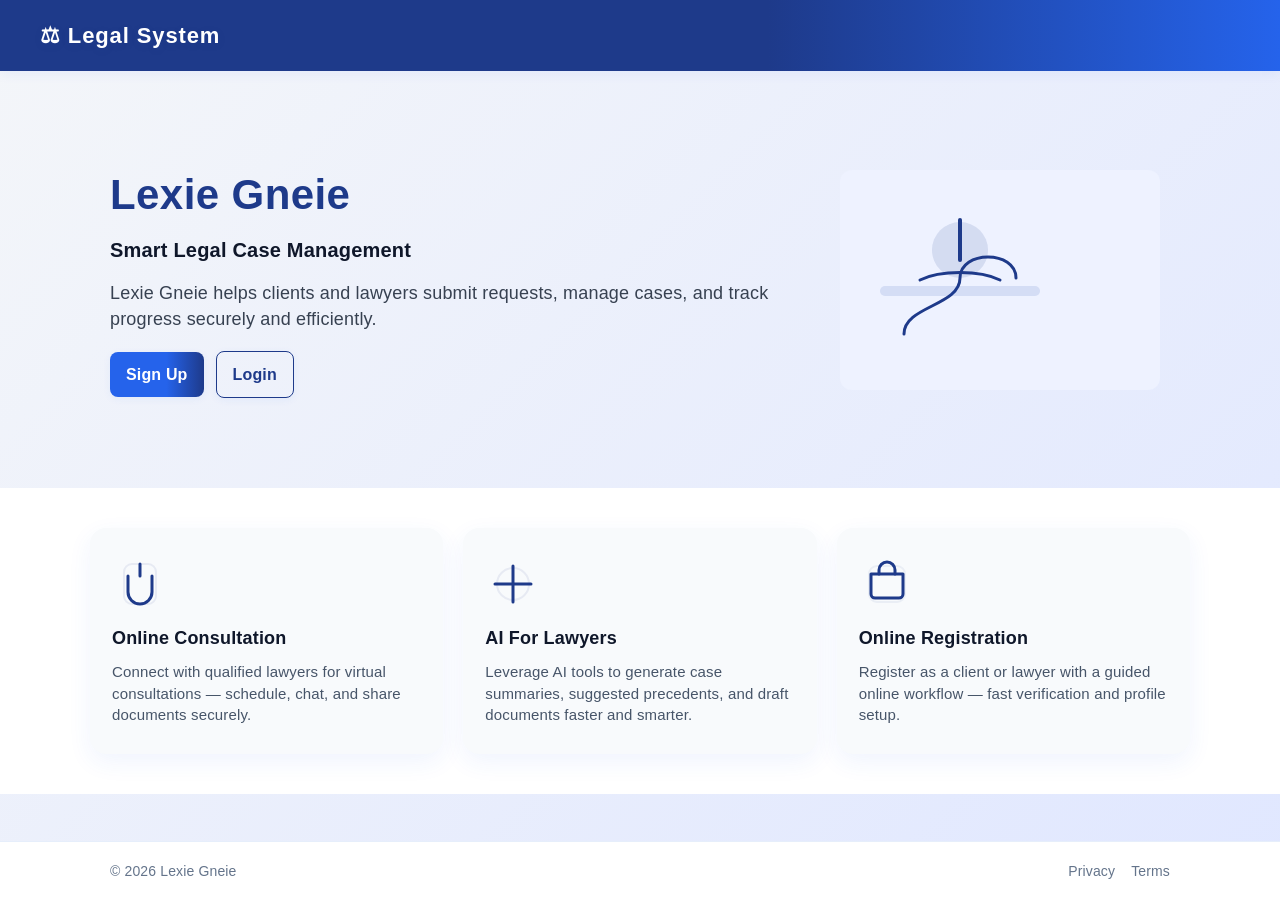
<file: Frontend/index.html>
<!DOCTYPE html>
<html lang="en">
<head>
    <meta charset="UTF-8">
    <title>Legal Management System</title>
    <link rel="stylesheet" href="index.css">
</head>
<body>

    <nav class="navbar">
        <div class="logo">⚖ Legal System</div>

        <ul class="nav-links"></ul>
    </nav>

    <main class="site-main">
        <section class="hero">
            <div class="container">
                <div class="hero-content">
                    <h1>Lexie Gneie</h1>
                    <h2>Smart Legal Case Management</h2>
                    <p>Lexie Gneie helps clients and lawyers submit requests, manage cases, and track progress securely and efficiently.</p>
                    <div class="hero-ctas">
                        <a href="signup.html" class="btn primary">Sign Up</a>
                        <a href="login-selection.html" class="btn ghost">Login</a>
                    </div>
                </div>

                <div class="hero-image" aria-hidden="true">
                    <!-- Simple illustrative SVG -->
                    <svg width="320" height="220" viewBox="0 0 320 220" fill="none" xmlns="http://www.w3.org/2000/svg">
                        <rect x="0" y="0" width="320" height="220" rx="12" fill="#eef2ff"/>
                        <g transform="translate(40,30)">
                            <circle cx="80" cy="50" r="28" fill="#1e3a8a" opacity="0.12"/>
                            <path d="M24 134c0-28 56-28 56-56s56-28 56 0" stroke="#1e3a8a" stroke-width="3" stroke-linecap="round" stroke-linejoin="round" fill="none"/>
                            <rect x="0" y="86" width="160" height="10" rx="5" fill="#1e40af" opacity="0.12"/>
                            <path d="M80 20v40" stroke="#1e3a8a" stroke-width="4" stroke-linecap="round"/>
                            <path d="M40 80c20-10 60-10 80 0" stroke="#1e3a8a" stroke-width="3" stroke-linecap="round"/>
                        </g>
                    </svg>
                </div>
            </div>
        </section>

        <section class="features" aria-label="Key features">
            <div class="features-container">
                <div class="feature-card">
                    <div class="feature-icon">
                        <svg width="48" height="48" viewBox="0 0 24 24" fill="none" xmlns="http://www.w3.org/2000/svg">
                            <path d="M12 2v6" stroke="#1e3a8a" stroke-width="1.5" stroke-linecap="round" stroke-linejoin="round"/>
                            <path d="M6 8v8a6 6 0 0012 0V8" stroke="#1e3a8a" stroke-width="1.5" stroke-linecap="round" stroke-linejoin="round"/>
                            <rect x="4" y="2" width="16" height="20" rx="4" stroke="#1e3a8a" stroke-width="1" opacity="0.08"/>
                        </svg>
                    </div>
                    <h3>Online Consultation</h3>
                    <p>Connect with qualified lawyers for virtual consultations — schedule, chat, and share documents securely.</p>
                </div>

                <div class="feature-card">
                    <div class="feature-icon">
                        <svg width="48" height="48" viewBox="0 0 24 24" fill="none" xmlns="http://www.w3.org/2000/svg">
                            <path d="M3 12h18" stroke="#1e3a8a" stroke-width="1.5" stroke-linecap="round"/>
                            <path d="M12 3v18" stroke="#1e3a8a" stroke-width="1.5" stroke-linecap="round"/>
                            <circle cx="12" cy="12" r="8" stroke="#1e3a8a" stroke-width="1" opacity="0.08"/>
                        </svg>
                    </div>
                    <h3>AI For Lawyers</h3>
                    <p>Leverage AI tools to generate case summaries, suggested precedents, and draft documents faster and smarter.</p>
                </div>

                <div class="feature-card">
                    <div class="feature-icon">
                        <svg width="48" height="48" viewBox="0 0 24 24" fill="none" xmlns="http://www.w3.org/2000/svg">
                            <path d="M4 7h16v10a2 2 0 01-2 2H6a2 2 0 01-2-2V7z" stroke="#1e3a8a" stroke-width="1.5" stroke-linejoin="round"/>
                            <path d="M8 7V5a4 4 0 018 0v2" stroke="#1e3a8a" stroke-width="1.5" stroke-linecap="round" stroke-linejoin="round"/>
                            <rect x="3" y="3" width="18" height="18" rx="4" stroke="#1e3a8a" stroke-width="1" opacity="0.06"/>
                        </svg>
                    </div>
                    <h3>Online Registration</h3>
                    <p>Register as a client or lawyer with a guided online workflow — fast verification and profile setup.</p>
                </div>
            </div>
        </section>

    </main>

    <footer class="site-footer">
        <div class="footer-inner">
            <div>© <span id="year-index"></span> Lexie Gneie</div>
            <div class="footer-links">
                <a href="#">Privacy</a>
                <a href="#">Terms</a>
            </div>
        </div>
    </footer>

    <script>document.getElementById('year-index').textContent = new Date().getFullYear();</script>
</body>
</html>
</file>
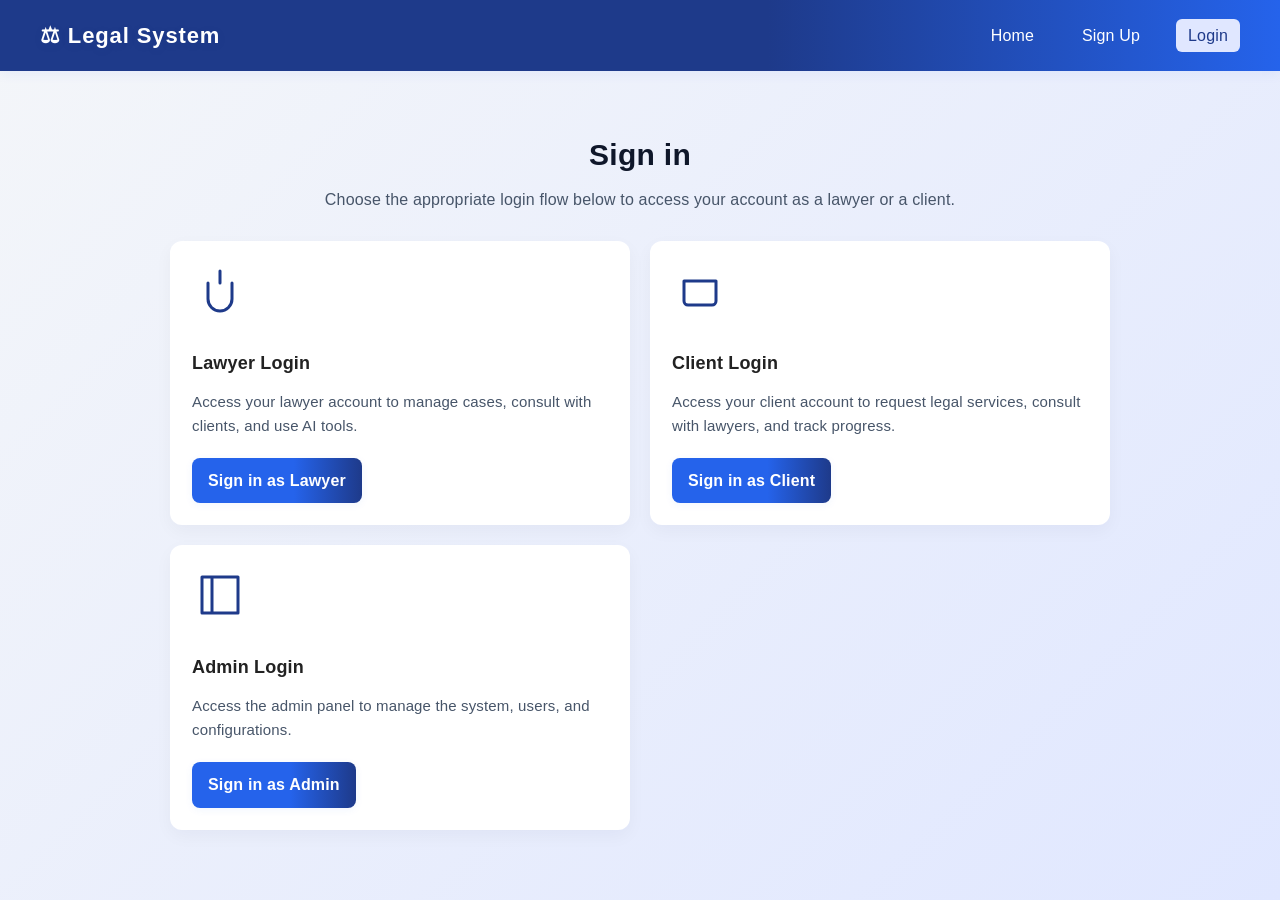
<file: Frontend/admin-dashboard.html>
<!DOCTYPE html>
<html lang="en">
<head>
            <script src="auth.js"></script>
        <script>
            // Simple admin auth check
            (function() {
                const user = JSON.parse(localStorage.getItem('authUser') || 'null');
                if (!user || user.role !== 'admin') {
                    window.location.href = 'login-selection.html';
                }
            })();
        </script>
    <meta charset="UTF-8">
    <title>Admin Dashboard - Case Types</title>
    <link rel="stylesheet" href="index.css">
    <style>
        .admin-cases-container {
            max-width: 900px;
            margin: 40px auto;
            padding: 24px;
            background: #fff;
            border-radius: 10px;
            box-shadow: 0 2px 16px rgba(37,99,235,0.08);
        }
        .admin-cases-header {
            display: flex;
            flex-wrap: wrap;
            align-items: center;
            gap: 18px;
            margin-bottom: 32px;
        }
        .admin-cases-header h1 {
            font-size: 2.6rem;
            font-weight: 800;
            margin: 0 24px 0 0;
            color: #22223b;
            letter-spacing: -1px;
        }
        .add-case-form {
            display: flex;
            gap: 12px;
            flex: 1 1 400px;
        }
        .add-case-form input {
            padding: 10px 14px;
            border-radius: 8px;
            border: 1.5px solid #cbd5e1;
            font-size: 1.1rem;
            background: #f8fafc;
            min-width: 180px;
        }
        .add-case-form button {
            padding: 10px 24px;
            background: linear-gradient(90deg, #2563eb 60%, #1e3a8a 100%);
            color: #fff;
            border: none;
            border-radius: 8px;
            font-weight: 700;
            font-size: 1.1rem;
            box-shadow: 0 2px 8px rgba(37,99,235,0.10);
            cursor: pointer;
            transition: background 0.18s, color 0.18s;
        }
        .add-case-form button:disabled {
            background: #a5b4fc;
            cursor: not-allowed;
        }
        .case-cards {
            display: flex;
            flex-wrap: wrap;
            gap: 28px;
            margin-top: 18px;
        }
        .case-card {
            background: #f8fafc;
            border-radius: 18px;
            padding: 32px 28px;
            min-width: 260px;
            min-height: 90px;
            box-shadow: 0 8px 32px rgba(37,99,235,0.10);
            flex: 1 1 260px;
            display: flex;
            align-items: center;
            justify-content: center;
            transition: box-shadow 0.18s, transform 0.18s;
            font-size: 1.3rem;
        }
        .case-card:hover {
            box-shadow: 0 16px 48px rgba(37,99,235,0.16);
            transform: translateY(-3px) scale(1.01);
        }
        .case-card h3 {
            margin: 0;
            color: #2563eb;
            font-size: 1.5rem;
            font-weight: 800;
            letter-spacing: -0.5px;
        }
        .error-message {
            color: #dc2626;
            margin-top: 8px;
        }
        .success-message {
            color: #16a34a;
            margin-top: 8px;
        }
    </style>
</head>
<body>
        <nav class="navbar">
            <div class="logo">⚖ Legal System</div>
            <ul class="nav-links">
                <li><a href="admin-dashboard.html" class="active">Dashboard</a></li>
                <li><a href="#" id="logoutBtn" class="btn primary" style="margin-left:8px;">Logout</a></li>
            </ul>
        </nav>
        <script>
            document.addEventListener('DOMContentLoaded', setupLogoutButton);
        </script>
    <div class="admin-cases-container">
        <div class="admin-cases-header">
            <h1>Case Types</h1>
            <form class="add-case-form" id="addCaseForm">
                <input type="text" id="caseNameInput" placeholder="Case Name" required />
                <input type="text" id="caseDescInput" placeholder="Description" required />
                <button type="submit">Add Case</button>
            </form>
        </div>
        <div id="formMessage"></div>
        <div class="case-cards" id="caseCards"></div>
    </div>
    <script>
        async function fetchCaseTypes() {
            try {
                // Use full backend URL if needed (adjust if your backend runs elsewhere)
                const res = await fetch('http://127.0.0.1:5000/case-types');
                if (!res.ok) {
                    throw new Error('Failed to fetch case types');
                }
                const data = await res.json();
                if (data.success) {
                    renderCaseCards(data.data);
                } else {
                    document.getElementById('formMessage').textContent = data.message || 'Failed to load case types.';
                }
            } catch (err) {
                document.getElementById('formMessage').textContent = 'Error: ' + err.message;
            }
        }
        function renderCaseCards(cases) {
            const container = document.getElementById('caseCards');
            container.innerHTML = '';
            cases.forEach(c => {
                const card = document.createElement('div');
                card.className = 'case-card';
                card.innerHTML = `<h3>${c.case_name}</h3>`;
                container.appendChild(card);
            });
        }
        document.getElementById('addCaseForm').addEventListener('submit', async function(e) {
            e.preventDefault();
            const name = document.getElementById('caseNameInput').value.trim();
            const desc = document.getElementById('caseDescInput').value.trim();
            const msgDiv = document.getElementById('formMessage');
            msgDiv.textContent = '';
            const btn = this.querySelector('button');
            btn.disabled = true;
            try {
                const res = await fetch('http://127.0.0.1:5000/case-types', {
                    method: 'POST',
                    headers: { 'Content-Type': 'application/json' },
                    body: JSON.stringify({ case_name: name, description: desc })
                });
                if (!res.ok) {
                    throw new Error('Failed to add case type');
                }
                const data = await res.json();
                if (data.success) {
                    msgDiv.textContent = data.message;
                    msgDiv.className = 'success-message';
                    this.reset();
                    fetchCaseTypes();
                } else {
                    msgDiv.textContent = data.message || 'Error adding case type';
                    msgDiv.className = 'error-message';
                }
            } catch (err) {
                msgDiv.textContent = 'Error: ' + err.message;
                msgDiv.className = 'error-message';
            }
            btn.disabled = false;
        });
        fetchCaseTypes();
    </script>
</body>
</html>
</file>
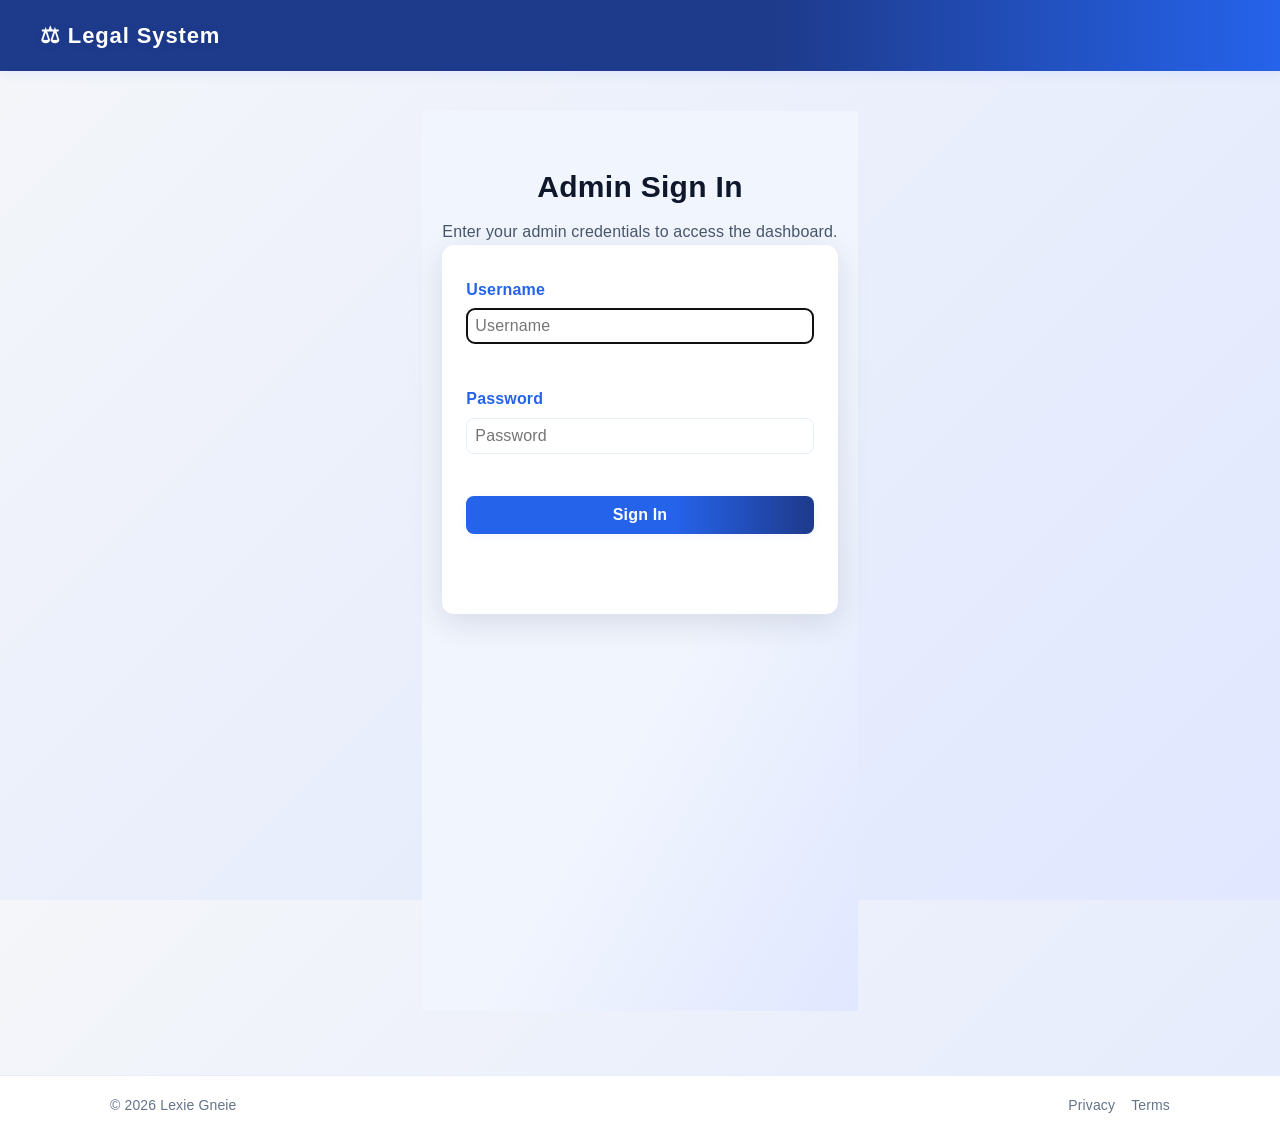
<file: Frontend/admin-login.html>
<!DOCTYPE html>
<html lang="en">
<head>
    <meta charset="UTF-8">
    <title>Admin Login</title>
    <link rel="stylesheet" href="index.css">
    <style>
        .signup-page {
            min-height: 100vh;
            background: linear-gradient(120deg, #f1f5fe 60%, #e0e7ff 100%);
            padding-bottom: 0;
        }
        .signup-intro {
            text-align: center;
            margin-top: 32px;
            margin-bottom: 0;
        }
        .signup-form {
            max-width: 400px;
            margin: 0 auto;
            background: #fff;
            padding: 32px 24px;
            border-radius: 12px;
            box-shadow: 0 8px 32px rgba(16,24,40,0.12);
        }
        .form-group {
            margin-bottom: 18px;
        }
        .form-group label {
            display: block;
            margin-bottom: 6px;
            color: #2563eb;
            font-weight: 600;
        }
        .signup-form input {
            width: 100%;
            padding: 8px;
            border-radius: 8px;
            border: 1px solid #e6eefb;
            font-size: 16px;
            margin-bottom: 8px;
        }
        .signup-form button {
            width: 100%;
            padding: 10px 0;
            background: #2563eb;
            color: #fff;
            border: none;
            border-radius: 8px;
            font-weight: 600;
            font-size: 16px;
            cursor: pointer;
        }
        .form-message {
            color: #d32f2f;
            margin-top: 12px;
            text-align: center;
        }
    </style>
</head>
<body>
    <nav class="navbar">
        <div class="logo">⚖ Legal System</div>
    </nav>
    <main class="signup-page">
        <section class="signup-intro">
            <h1>Admin Sign In</h1>
            <p>Enter your admin credentials to access the dashboard.</p>
        </section>
        <form class="signup-form" id="adminLoginForm">
            <div class="form-group">
                <label for="adminUsername">Username</label>
                <input type="text" id="adminUsername" placeholder="Username" required autofocus />
            </div>
            <div class="form-group">
                <label for="adminPassword">Password</label>
                <input type="password" id="adminPassword" placeholder="Password" required />
            </div>
            <button type="submit" class="btn primary">Sign In</button>
            <div id="adminLoginError" class="form-message"></div>
        </form>
    </main>
    <footer class="site-footer">
        <div class="footer-inner">
            <div>© <span id="year-admin-login"></span> Lexie Gneie</div>
            <div class="footer-links">
                <a href="#">Privacy</a>
                <a href="#">Terms</a>
            </div>
        </div>
    </footer>
    <script>
        document.getElementById('year-admin-login').textContent = new Date().getFullYear();
        document.getElementById('adminLoginForm').addEventListener('submit', function(e) {
            e.preventDefault();
            const username = document.getElementById('adminUsername').value.trim();
            const password = document.getElementById('adminPassword').value;
            const errorDiv = document.getElementById('adminLoginError');
            errorDiv.textContent = '';
            if (username === 'admin' && password === 'admin') {
                localStorage.setItem('authUser', JSON.stringify({ role: 'admin', username: 'admin' }));
                window.location.href = 'admin-dashboard.html';
            } else {
                errorDiv.textContent = 'Invalid admin credentials.';
            }
        });
    </script>
</body>
</html>
</file>
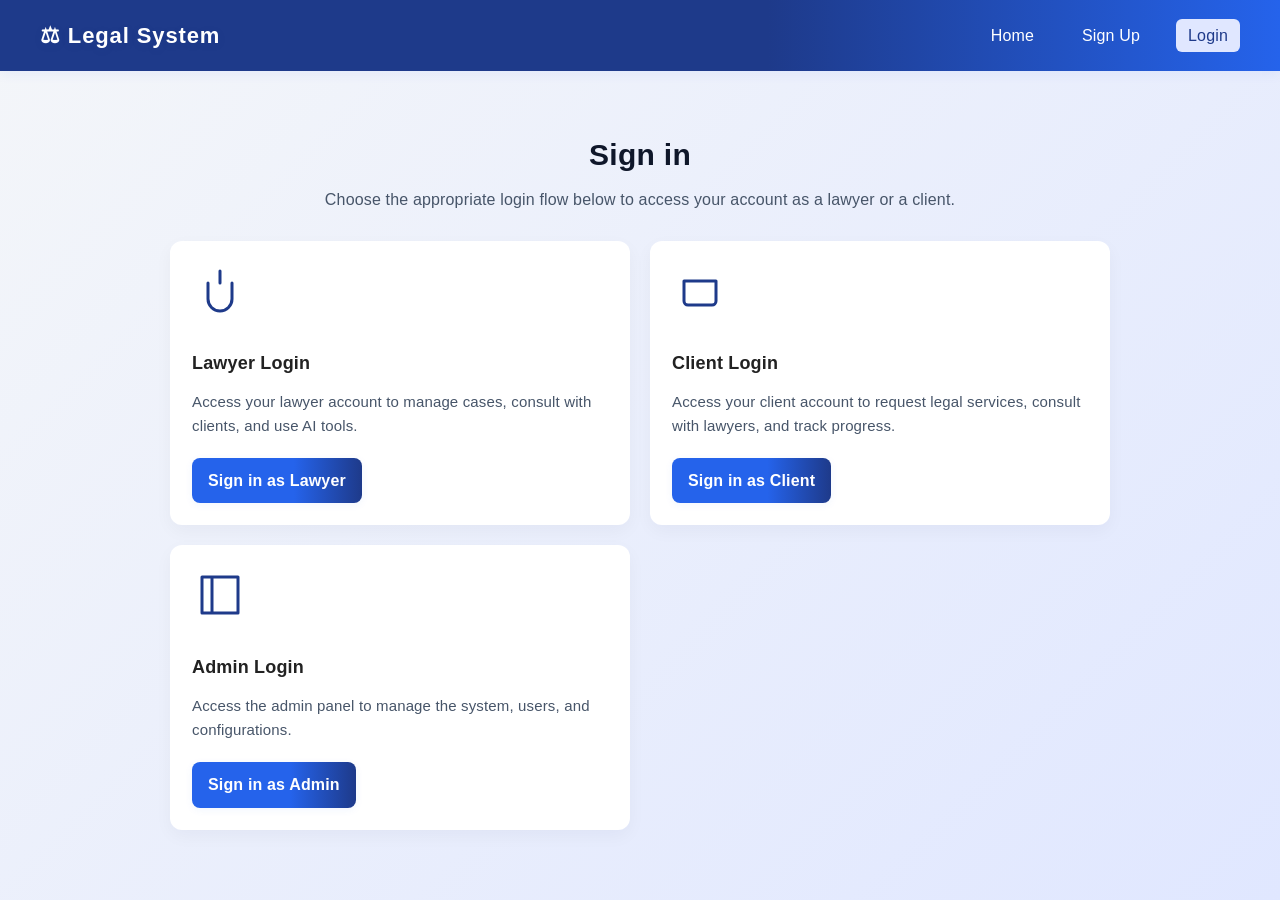
<file: Frontend/client-dashboard.html>
<!DOCTYPE html>
<html lang="en">
<head>
            <script src="auth.js"></script>
        <script src="https://cdn.socket.io/4.0.0/socket.io.min.js"></script>
    <meta charset="utf-8">
    <title>Client Dashboard - Lexie Gneie</title>
    <link rel="stylesheet" href="index.css">
    <style>
        .tabs {
            display: flex;
            gap: 8px;
            margin-bottom: 18px;
            justify-content: center;
        }
        .tab-btn {
            padding: 8px 22px;
            border: none;
            border-radius: 6px 6px 0 0;
            background: #f3f6fa;
            color: #2563eb;
            font-weight: 600;
            font-size: 16px;
            cursor: pointer;
            outline: none;
            box-shadow: 0 1px 2px rgba(0,0,0,0.03);
            transition: background 0.2s, color 0.2s;
        }
        .tab-btn.active, .tab-btn:focus {
            background: #2563eb;
            color: #fff;
            box-shadow: 0 2px 8px rgba(37,99,235,0.08);
        }
        .tab-btn:hover:not(.active) {
            background: #e0e7ff;
            color: #1e40af;
        }
        .chat-sidebar {
            position: fixed;
            top: 0;
            right: -350px;
            width: 350px;
            height: 100%;
            background: #fff;
            box-shadow: -2px 0 12px rgba(37,99,235,0.12);
            z-index: 1000;
            transition: right 0.3s;
            overflow: auto;
            display: block;
        }
        .chat-sidebar.open {
            right: 0;
            display: block;
        }
    </style>
</head>
<body>
    <script>authCheck({ requiredRole: 'client' });</script>
            <!-- Ensure logout button works: call setupLogoutButton after DOM is loaded -->
            <script>
                document.addEventListener('DOMContentLoaded', setupLogoutButton);
            </script>
    <nav class="navbar">
        <div class="logo">⚖ Legal System</div>
        <ul class="nav-links">
            <li><a href="client-dashboard.html" class="active">Dashboard</a></li>
            <li><a href="#" id="logoutBtn" class="btn primary" style="margin-left:8px;">Logout</a></li>
        </ul>
    </nav>

    <main class="site-main">
        <section class="dashboard simple-dashboard">
            <header class="dash-header">
                <div>
                    <h1 id="greeting">Welcome, Client</h1>
                </div>
                <div class="dash-controls">
                    <!-- Removed sign out button, logout is now in navbar -->
                </div>
            </header>
            <!-- heading for available cases -->
            <h2 class="section-heading">Available Case Types</h2>
            <!-- center canvas for case-type cards -->
            <div class="case-canvas">
                <div id="caseTypesList" class="case-types-list" aria-live="polite">
                    <!-- cards inserted here -->
                </div>
            </div>
        </section>
        <!-- New section for client requests -->
        <section class="client-requests">
            <h2 class="section-heading">Your Requests & Statuses</h2>
            <div class="tabs">
                <button class="tab-btn active" data-tab="pending">Pending</button>
                <button class="tab-btn" data-tab="accepted">Accepted</button>
                <button class="tab-btn" data-tab="rejected">Rejected</button>
            </div>
            <div class="request-canvas">
                <div id="pendingRequests" class="client-requests-list tab-content"></div>
                <div id="acceptedRequests" class="client-requests-list tab-content" style="display:none"></div>
                <div id="rejectedRequests" class="client-requests-list tab-content" style="display:none"></div>
            </div>
        </section>
    </main>

    <!-- Sidebar Chat Panel -->
    <div id="chatSidebar" class="chat-sidebar" style="display:none;position:fixed;top:0;right:0;width:350px;height:100%;background:#fff;box-shadow:-2px 0 12px rgba(37,99,235,0.12);z-index:1000;transition:right 0.3s;overflow:auto;">
        <div class="chatbot-header">
            <span id="chatSidebarTitle">Conversation</span>
            <button id="closeChatSidebar" class="chatbot-close-btn">&times;</button>
        </div>
        <div id="chatSidebarContent" class="chatbot-content-area"></div>
        <div id="chatInputArea" class="chatbot-input-area" style="display:none;">
            <textarea id="chatMessageInput" rows="2" class="chatbot-input" placeholder="Type your message..."></textarea>
            <button id="sendChatMessageBtn" class="btn primary chatbot-send-btn">Send</button>
        </div>
    </div>

    <footer class="site-footer">
        <div class="footer-inner">
            <div>© <span id="year-dash"></span> Lexie Gneie</div>
            <div class="footer-links">
                <a href="#">Privacy</a>
                <a href="#">Terms</a>
            </div>
        </div>
    </footer>

    <script>
    document.getElementById('year-dash').textContent = new Date().getFullYear();

    // Optional: pull name from localStorage if set and set greeting
    const name = localStorage.getItem('lg_username');
    if (name) document.getElementById('greeting').textContent = `Welcome, ${name}`;

    // No separate sign out button; logout handled by navbar button

    // Populate case-type cards
    const caseTypesList = document.getElementById('caseTypesList');
    async function loadCaseTypes() {
        let types = [
            { id: 1, name: 'Family Law' },
            { id: 2, name: 'Criminal Law' },
            { id: 3, name: 'Property Law' },
            { id: 4, name: 'Contract Dispute' }
        ];

        try {
            const res = await fetch('http://127.0.0.1:5000/dashboard/case-types');
            if (res.ok) {
                const json = await res.json();
                if (Array.isArray(json)) types = json;
                else if (json && Array.isArray(json.data)) types = json.data;
                else if (json && Array.isArray(json.caseTypes)) types = json.caseTypes;
                else if (json && typeof json === 'object') {
                    const arr = Object.values(json).find(v => Array.isArray(v));
                    if (arr) types = arr;
                }
            }
        } catch (e) {
            // use sample
        }

        if (!Array.isArray(types)) types = [];

        const normalize = (t) => {
            if (t == null) return null;
            if (typeof t === 'string') return { id: t, name: t };
            if (typeof t !== 'object') return null;
            const id = t.id ?? t._id ?? t.typeId ?? t.value ?? t.key ?? t.slug ?? null;
            const name = t.name ?? t.title ?? t.label ?? t.type ?? t.caseType ?? t.case_name ?? null;
            if (!id && !name) return null;
            return { id: id ?? name, name: name ?? String(id) };
        };

        const normalized = types.map(normalize).filter(Boolean);
        if (normalized.length === 0) {
            caseTypesList.innerHTML = '<div class="empty">No case types available</div>';
            return;
        }

        caseTypesList.innerHTML = normalized.map(t => `
            <button class="case-type-card" data-id="${t.id}" aria-pressed="false">${t.name}</button>
        `).join('');

        // wire up card clicks
        caseTypesList.querySelectorAll('.case-type-card').forEach(btn => {
            btn.addEventListener('click', () => {
                caseTypesList.querySelectorAll('.case-type-card').forEach(b => { b.classList.remove('active'); b.setAttribute('aria-pressed','false'); });
                btn.classList.add('active');
                btn.setAttribute('aria-pressed','true');
                // save selection and navigate to lawyers page
                const selection = { id: btn.dataset.id, name: btn.textContent.trim() };
                try { localStorage.setItem('lg_caseType', JSON.stringify(selection)); } catch(e){}
                const url = `client-lawyers.html?type=${encodeURIComponent(selection.id)}&name=${encodeURIComponent(selection.name)}`;
                window.location.href = url;
            });
        });
    }
    loadCaseTypes();

    // Populate client request cards
    const clientRequestsList = document.getElementById('clientRequestsList');
    async function loadClientRequests() {
        let requests = [];
        const username = localStorage.getItem('lg_username');
        if (!username) {
            document.getElementById('pendingRequests').innerHTML = '<div class="empty">Please log in to view your requests.</div>';
            document.getElementById('acceptedRequests').innerHTML = '';
            document.getElementById('rejectedRequests').innerHTML = '';
            return;
        }

        try {
            // Fetch requests from the correct endpoint
            const res = await fetch(`http://127.0.0.1:5000/client-requests-by-name?client_name=${encodeURIComponent(username)}`);
            if (res.ok) {
                const json = await res.json();
                if (json.success && Array.isArray(json.data)) requests = json.data;
            }
        } catch (e) {
            // fallback sample data
            requests = [
                { client_name: username, lawyer_name: 'Sample Lawyer', case_type_name: 'Family Law', description: 'Sample description', status: 'Pending' }
            ];
        }

        if (!Array.isArray(requests) || requests.length === 0) {
            document.getElementById('pendingRequests').innerHTML = '<div class="empty">No requests found</div>';
            document.getElementById('acceptedRequests').innerHTML = '';
            document.getElementById('rejectedRequests').innerHTML = '';
            return;
        }

        const pending = requests.filter(r => (r.status||'') === 'Pending');
        const accepted = requests.filter(r => (r.status||'') === 'Accepted');
        const rejected = requests.filter(r => (r.status||'') === 'Rejected');

        document.getElementById('pendingRequests').innerHTML = pending.length ? pending.map(r => `
            <div class="request-card improved-client-card" style="padding:28px 22px 22px 22px;min-width:320px;max-width:420px;margin:12px auto;box-shadow:0 8px 32px rgba(37,99,235,0.10);border-radius:18px;background:#f8fafc;">
                <div class="request-type" style="font-size:1.25em;font-weight:800;color:#2563eb;margin-bottom:8px;">${r.case_type_name}</div>
                <div class="request-status" style="font-size:1.05em;color:#475569;margin-bottom:2px;">Status: <span style="font-weight:700;color:${r.status==='Accepted'?'#2563eb':(r.status==='Rejected'?'#dc2626':'#1e40af')};">${r.status}</span></div>
                <div class="request-lawyer" style="font-size:1em;margin-bottom:2px;"><strong>Lawyer:</strong> ${r.lawyer_name}</div>
                <div class="request-desc" style="font-size:0.99em;color:#334155;margin-bottom:8px;"><strong>Details:</strong> ${r.description}</div>
            </div>
        `).join('') : '<div class="empty">No pending requests</div>';

        document.getElementById('acceptedRequests').innerHTML = accepted.length ? accepted.map(r => `
            <div class="request-card improved-client-card" data-id="${r.id !== undefined ? r.id : (r.request_id !== undefined ? r.request_id : '')}" style="padding:28px 22px 22px 22px;min-width:320px;max-width:420px;margin:12px auto;box-shadow:0 8px 32px rgba(37,99,235,0.10);border-radius:18px;background:#f8fafc;">
                <div class="request-type" style="font-size:1.25em;font-weight:800;color:#2563eb;margin-bottom:8px;">${r.case_type_name}</div>
                <div class="request-status" style="font-size:1.05em;color:#475569;margin-bottom:2px;">Status: <span style="font-weight:700;color:#2563eb;">${r.status}</span></div>
                <div class="request-lawyer" style="font-size:1em;margin-bottom:2px;"><strong>Lawyer:</strong> ${r.lawyer_name}</div>
                <div class="request-desc" style="font-size:0.99em;color:#334155;margin-bottom:8px;"><strong>Details:</strong> ${r.description}</div>
                <div class="request-actions" style="margin-top:10px;display:flex;gap:10px;">
                    <button class="btn primary conversation-btn" data-id="${r.id !== undefined ? r.id : (r.request_id !== undefined ? r.request_id : '')}" data-client="${r.client_name}" data-lawyer="${r.lawyer_name}">Conversation</button>
                </div>
            </div>
        `).join('') : '<div class="empty">No accepted requests</div>';

        document.getElementById('rejectedRequests').innerHTML = rejected.length ? rejected.map(r => `
            <div class="request-card improved-client-card" style="padding:28px 22px 22px 22px;min-width:320px;max-width:420px;margin:12px auto;box-shadow:0 8px 32px rgba(220,38,38,0.10);border-radius:18px;background:#f8fafc;">
                <div class="request-type" style="font-size:1.25em;font-weight:800;color:#dc2626;margin-bottom:8px;">${r.case_type_name}</div>
                <div class="request-status" style="font-size:1.05em;color:#475569;margin-bottom:2px;">Status: <span style="font-weight:700;color:#dc2626;">${r.status}</span></div>
                <div class="request-lawyer" style="font-size:1em;margin-bottom:2px;"><strong>Lawyer:</strong> ${r.lawyer_name}</div>
                <div class="request-desc" style="font-size:0.99em;color:#334155;margin-bottom:8px;"><strong>Details:</strong> ${r.description}</div>
            </div>
        `).join('') : '<div class="empty">No rejected requests</div>';

        // Save accepted requests globally for lookup
        acceptedRequestsGlobal = accepted;

        // Save accepted request IDs globally for chat lookup
        acceptedRequestIds = accepted.map(r => r.id);

        // Add event listeners for Conversation buttons (client side)
        document.querySelectorAll('.conversation-btn').forEach(btn => {
            btn.addEventListener('click', function() {
                let requestId = btn.getAttribute('data-id');
                // Find the full request object from global using string comparison
                const reqObj = acceptedRequestsGlobal.find(r => r.id == requestId || r.request_id == requestId);
                const clientName = reqObj && reqObj.client_name ? reqObj.client_name : '';
                const lawyerName = reqObj && reqObj.lawyer_name ? reqObj.lawyer_name : '';
                // Show sidebar
                const sidebar = document.getElementById('chatSidebar');
                const content = document.getElementById('chatSidebarContent');
                const title = document.getElementById('chatSidebarTitle');
                const inputArea = document.getElementById('chatInputArea');
                sidebar.style.display = 'block';
                sidebar.classList.add('open');
                title.textContent = `Conversation - ${lawyerName}`;
                inputArea.style.display = '';
                content.innerHTML = `<div><strong>Request ID:</strong> ${requestId}</div><div><strong>Client:</strong> ${clientName}</div><div><strong>Lawyer:</strong> ${lawyerName}</div><hr><div id='chatMessagesArea' style='margin-top:12px;max-height:350px;overflow-y:auto;'></div>`;
                                content.innerHTML = `
                                    <div style="margin-bottom:10px;">
                                        <strong>Conversation to:</strong> ${lawyerName}<br>
                                        <strong>Case:</strong> ${reqObj && reqObj.case_type_name ? reqObj.case_type_name : ''}
                                    </div>
                                    <hr>
                                    <div id='chatMessagesArea' class='chatbot-content-area'></div>`;
                                const chatArea = document.getElementById('chatMessagesArea');
                // Load old messages once
                async function loadOldMessages() {
                    try {
                        const resp = await fetch(`http://127.0.0.1:5000/get-messages/${requestId}`);
                        const data = await resp.json();
                        if (data.success && Array.isArray(data.messages)) {
                                                        chatArea.innerHTML = data.messages.map(msg => {
                                                                const isLawyer = msg.sender_type === 'lawyer';
                                                                const bubbleClass = isLawyer ? 'chatbot-msg-user' : 'chatbot-msg-ai';
                                                                return `
                                                                    <div class="chatbot-msg-card ${bubbleClass}">
                                                                        ${msg.message}
                                                                        <span class="chatbot-msg-timestamp">${msg.timestamp}</span>
                                                                    </div>
                                                                `;
                                                        }).join('');
                            chatArea.scrollTop = chatArea.scrollHeight;
                        }
                    } catch (e) {}
                }
                loadOldMessages();
                // Socket.IO setup
                const socket = io("http://127.0.0.1:5000");
                socket.emit("join", { request_id: requestId });
                socket.on("new_message", function(data) {
                    const isLawyer = data.sender_type === 'lawyer';
                    const bubbleClass = isLawyer ? 'chatbot-msg-user' : 'chatbot-msg-ai';
                    const messageDiv = document.createElement("div");
                    messageDiv.className = `chatbot-msg-card ${bubbleClass}`;
                    messageDiv.innerHTML = `${data.message}<span class='chatbot-msg-timestamp'>${data.timestamp || ''}</span>`;
                    chatArea.appendChild(messageDiv);
                    chatArea.scrollTop = chatArea.scrollHeight;
                });
                // Attach send handler
                const sendBtn = document.getElementById('sendChatMessageBtn');
                sendBtn.onclick = async function() {
                    const msg = document.getElementById('chatMessageInput').value.trim();
                    if (!msg) return;
                    const payload = {
                        request_id: reqObj && reqObj.id,
                        sender_type: 'client',
                        sender_name: clientName,
                        message: msg
                    };
                    try {
                        const resp = await fetch('http://127.0.0.1:5000/send-message', {
                            method: 'POST',
                            headers: { 'Content-Type': 'application/json' },
                            body: JSON.stringify(payload)
                        });
                        const result = await resp.json();
                        // Only show error if truly failed and no socket message is broadcasted
                        if (result.success) {
                            document.getElementById('chatMessageInput').value = '';
                        } else if (result.message && result.message.toLowerCase().includes('error')) {
                            alert(result.message || 'Failed to send message.');
                        }
                    } catch (e) {
                        alert('Error sending message.');
                    }
                };
                // Sidebar close button handler
                document.getElementById('closeChatSidebar').onclick = function() {
                    sidebar.classList.remove('open');
                    sidebar.style.display = 'none';
                    document.getElementById('chatMessagesArea').innerHTML = '';
                };
            });
        });

        // Sidebar close button handler
        document.addEventListener('DOMContentLoaded', function() {
            const sidebar = document.getElementById('chatSidebar');
            const closeBtn = document.getElementById('closeChatSidebar');
            if (closeBtn) {
                closeBtn.addEventListener('click', function() {
                    sidebar.classList.remove('open');
                });
            }
        });

        // wire up tab clicks
        setupTabs();
    }
    loadClientRequests();

    // Function to load chat messages from backend
    async function loadChatMessages(requestId) {
        try {
            const resp = await fetch(`http://127.0.0.1:5000/get-messages/${requestId}`);
            const data = await resp.json();
            if (data.success) {
                renderChatMessages(data.messages);
            } else {
                document.getElementById('chatMessagesArea').innerHTML = `<div class="empty">${data.message}</div>`;
            }
        } catch (e) {
            document.getElementById('chatMessagesArea').innerHTML = `<div class="empty">Failed to load messages.</div>`;
        }
    }

    // Function to render chat messages in the sidebar
    function renderChatMessages(messages) {
        const area = document.getElementById('chatMessagesArea');
        if (!messages || messages.length === 0) {
            if (area.innerHTML !== '<div class="empty">No messages yet.</div>') {
                area.innerHTML = '<div class="empty">No messages yet.</div>';
            }
            return;
        }
        // Only update DOM if message list has changed
        const newHtml = messages.map(msg => {
            const isLawyer = msg.sender_type === 'lawyer';
            const align = isLawyer ? 'right' : 'left';
            const bubbleColor = isLawyer ? '#2563eb' : '#e0e7ff';
            const color = isLawyer ? '#fff' : '#222';
            return `
                <div style='margin-bottom:10px;text-align:${align};'>
                    <span style='background:${bubbleColor};color:${color};padding:6px 12px;border-radius:12px;display:inline-block;'>${msg.message}</span>
                    <div style='font-size:11px;color:#888;margin-top:2px;'>${msg.timestamp}</div>
                </div>
            `;
        }).join('');
        if (area.innerHTML !== newHtml) {
            area.innerHTML = newHtml;
        }
    }

    function setupTabs() {
        const tabBtns = document.querySelectorAll('.tab-btn');
        const tabContents = {
            pending: document.getElementById('pendingRequests'),
            accepted: document.getElementById('acceptedRequests'),
            rejected: document.getElementById('rejectedRequests')
        };
        tabBtns.forEach(btn => {
            btn.addEventListener('click', function() {
                tabBtns.forEach(b => b.classList.remove('active'));
                this.classList.add('active');
                Object.keys(tabContents).forEach(key => {
                    tabContents[key].style.display = 'none';
                });
                tabContents[this.dataset.tab].style.display = '';
            });
        });
    }
    </script>
</body>
</html>
</file>
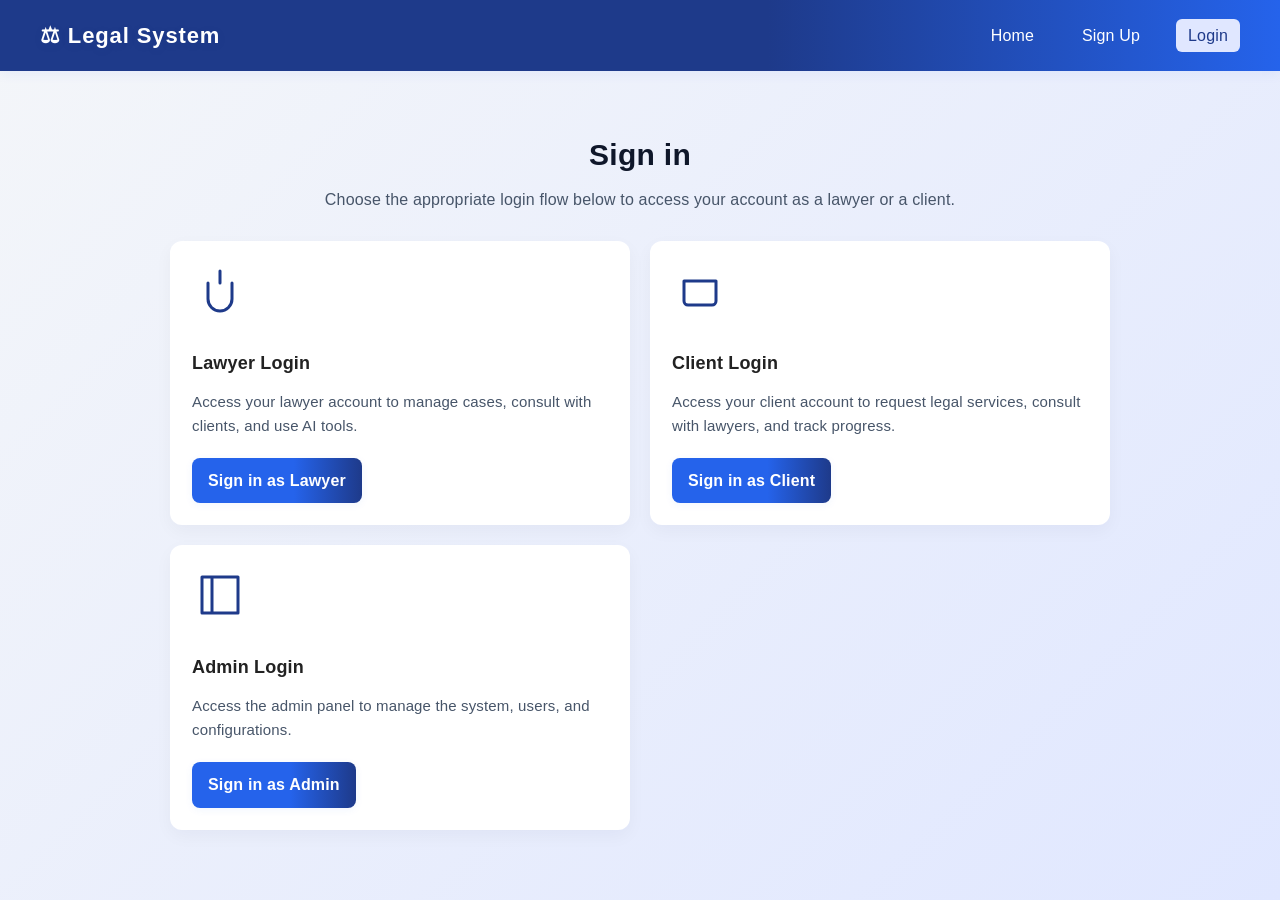
<file: Frontend/client-lawyers.html>
<!DOCTYPE html>
<html lang="en">
<head>
        <script src="auth.js"></script>
    <meta charset="utf-8">
    <title>Available Lawyers - Lexie Gneie</title>
    <link rel="stylesheet" href="index.css">
</head>
<body>
    <script>authCheck({ requiredRole: 'client' }); setupLogoutButton();</script>
    <nav class="navbar">
        <div class="logo">⚖ Legal System</div>
        <ul class="nav-links">
            <li><a href="index.html">Home</a></li>
            <li><a href="client-dashboard.html">Dashboard</a></li>
            <li><a href="client-lawyers.html" class="active">Lawyers</a></li>
            <li><a href="#" id="logoutBtn">Logout</a></li>
        </ul>
    </nav>

    <main class="site-main">
        <section class="lawyers-container">
            <header class="dash-header">
                <div>
                    <h1 id="pageTitle">Lawyers</h1>
                </div>
            </header>

            <div id="lawyersGrid" class="lawyers-grid" aria-live="polite">
                <!-- Lawyer cards rendered here -->
            </div>
        </section>
    </main>

    <footer class="site-footer">
        <div class="footer-inner">
            <div>© <span id="year-lawyers"></span> Lexie Gneie</div>
            <div class="footer-links">
                <a href="#">Privacy</a>
                <a href="#">Terms</a>
            </div>
        </div>
    </footer>

    <script>
    document.getElementById('year-lawyers').textContent = new Date().getFullYear();

    function qs(name) {
        const params = new URLSearchParams(window.location.search);
        return params.get(name);
    }

    const typeId = qs('type');
    const storedCase = JSON.parse(localStorage.getItem('lg_caseType')||'{}');
    const typeName = qs('name') || storedCase.name || '';
    if (typeName) {
        document.getElementById('pageTitle').textContent = `${typeName} Lawyers`;
    }

    const grid = document.getElementById('lawyersGrid');

    // Modal overlay for custom description input
    let modal = document.getElementById('descModal');
    if (!modal) {
        modal = document.createElement('div');
        modal.id = 'descModal';
        modal.style.position = 'fixed';
        modal.style.top = '0';
        modal.style.left = '0';
        modal.style.width = '100vw';
        modal.style.height = '100vh';
        modal.style.background = 'rgba(30,58,138,0.18)';
        modal.style.display = 'none';
        modal.style.zIndex = '9999';
        modal.innerHTML = `
            <div style="position:absolute;top:50%;left:50%;transform:translate(-50%,-50%);background:#fff;padding:32px 24px;border-radius:12px;box-shadow:0 8px 32px rgba(16,24,40,0.12);max-width:400px;width:90%;">
                <h3 style="margin-bottom:12px;color:#1e3a8a;">Request Consultation</h3>
                <label for="descInput" style="font-weight:600;color:#475569;">Enter a brief description:</label>
                <textarea id="descInput" rows="4" style="width:100%;margin:10px 0 18px 0;padding:8px;border-radius:8px;border:1px solid #e6eefb;resize:vertical;"></textarea>
                <div style="display:flex;gap:12px;justify-content:flex-end;">
                    <button id="descCancel" style="background:#64748b;color:#fff;border:none;padding:8px 16px;border-radius:8px;font-weight:600;">Cancel</button>
                    <button id="descSubmit" style="background:#1e3a8a;color:#fff;border:none;padding:8px 16px;border-radius:8px;font-weight:600;">Submit</button>
                </div>
            </div>
        `;
        document.body.appendChild(modal);
    }

    async function loadLawyers() {
        let lawyers = [
            { id: 101, name: 'Aisha Khan', specialty: 'Family Law', location: 'Lahore' },
            { id: 102, name: 'Omar Ali', specialty: 'Criminal Law', location: 'Karachi' },
            { id: 103, name: 'Sara Ahmed', specialty: 'Property Law', location: 'Islamabad' }
        ];

        try {
            // Backend expects `case_type_name` param at /lawyers-by-case-name
            let url = 'http://127.0.0.1:5000/lawyers-by-case-name';
            const nameForQuery = typeName || (storedCase && storedCase.name) || '';
            if (nameForQuery) {
                url += `?case_type_name=${encodeURIComponent(nameForQuery)}`;
            }
            const res = await fetch(url);
            if (res.ok) {
                const json = await res.json();
                if (Array.isArray(json)) lawyers = json;
                else if (json && Array.isArray(json.data)) lawyers = json.data;
                else if (json && Array.isArray(json.lawyers)) lawyers = json.lawyers;
                else {
                    const arr = Object.values(json || {}).find(v => Array.isArray(v));
                    if (arr) lawyers = arr;
                }
            }
        } catch(e) { /* fallback sample used */ }

        if (!Array.isArray(lawyers) || lawyers.length === 0) {
            grid.innerHTML = '<div class="empty">No lawyers available for this case type.</div>';
            return;
        }

        grid.innerHTML = lawyers.map(l => {
            const displayName = (l.name||l.fullName||l.displayName||'Unknown');
            const specialty = (l.specialty||l.speciality||l.expertise||'');
            const location = (l.location||l.city||'');
            // Prefer the selected case type name (from query or localStorage), then any API-provided case type; avoid falling back to 'General'
            const metaParts = [];
            if (specialty) metaParts.push(specialty);
            if (location) metaParts.push(location);
            const meta = metaParts.join(' • ');
            return `
            <div class="lawyer-card">
                <h3>${displayName}</h3>
                ${meta ? `<div class="lawyer-meta">${meta}</div>` : ''}
                <div class="lawyer-actions">
                    <a class="btn primary" href="#" data-id="${l.id}">Request Consultation</a>
                </div>
            </div>
        `;
        }).join('');

        grid.querySelectorAll('.lawyer-actions .btn').forEach(btn => {
            btn.addEventListener('click', (e) => {
                e.preventDefault();
                const lawyerId = btn.dataset.id;
                const displayName = btn.closest('.lawyer-card').querySelector('h3').textContent.trim();
                const clientName = localStorage.getItem('lg_username');
                const caseTypeName = typeName || (storedCase && storedCase.name) || '';
                modal.style.display = 'block';
                document.getElementById('descInput').value = '';
                document.getElementById('descInput').focus();

                // Cancel button
                document.getElementById('descCancel').onclick = () => {
                    modal.style.display = 'none';
                };
                // Submit button
                document.getElementById('descSubmit').onclick = async () => {
                    const description = document.getElementById('descInput').value.trim();
                    if (!clientName || !displayName || !caseTypeName || !description) {
                        alert('All fields are required.');
                        return;
                    }
                    try {
                        const res = await fetch('http://127.0.0.1:5000/client-request', {
                            method: 'POST',
                            headers: { 'Content-Type': 'application/json' },
                            body: JSON.stringify({
                                client_name: clientName,
                                lawyer_name: displayName,
                                case_type_name: caseTypeName,
                                description: description
                            })
                        });
                        const json = await res.json();
                        if (res.ok && json.success) {
                            modal.style.display = 'none';
                            // Show custom success overlay
                            let successModal = document.getElementById('successModal');
                            if (!successModal) {
                                successModal = document.createElement('div');
                                successModal.id = 'successModal';
                                successModal.style.position = 'fixed';
                                successModal.style.top = '0';
                                successModal.style.left = '0';
                                successModal.style.width = '100vw';
                                successModal.style.height = '100vh';
                                successModal.style.background = 'rgba(30,58,138,0.18)';
                                successModal.style.display = 'none';
                                successModal.style.zIndex = '9999';
                                successModal.innerHTML = `
                                    <div style="position:absolute;top:50%;left:50%;transform:translate(-50%,-50%);background:#fff;padding:32px 24px;border-radius:12px;box-shadow:0 8px 32px rgba(16,24,40,0.12);max-width:400px;width:90%;text-align:center;">
                                        <h3 style="color:#1e3a8a;margin-bottom:16px;">Request Submitted!</h3>
                                        <p style="color:#475569;font-size:16px;margin-bottom:18px;">Your consultation request has been sent to the lawyer. You can track its status in your dashboard.</p>
                                        <button id="successOk" style="background:#1e3a8a;color:#fff;border:none;padding:8px 24px;border-radius:8px;font-weight:600;">Go to Dashboard</button>
                                    </div>
                                `;
                                document.body.appendChild(successModal);
                            }
                            successModal.style.display = 'block';
                            document.getElementById('successOk').onclick = () => {
                                successModal.style.display = 'none';
                                window.location.href = 'client-dashboard.html';
                            };
                        } else {
                            alert(json.message || 'Failed to submit request.');
                        }
                    } catch (err) {
                        alert('Error submitting request.');
                    }
                };
            });
        });
    }
    loadLawyers();
    </script>
</body>
</html>
</file>
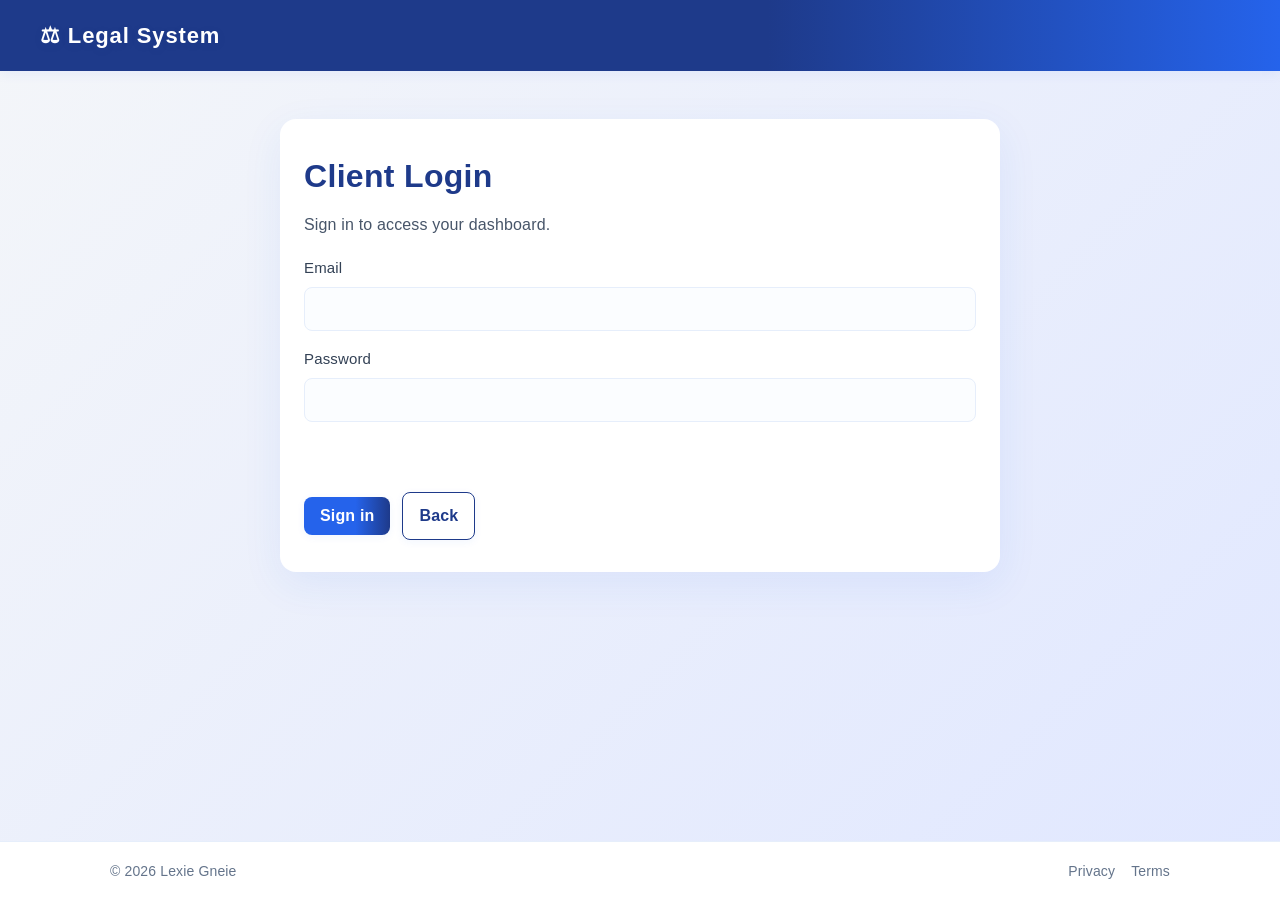
<file: Frontend/client-login.html>
<!DOCTYPE html>
<html lang="en">
<head>
    <meta charset="utf-8">
    <title>Client Login - Lexie Gneie</title>
    <link rel="stylesheet" href="index.css">
</head>
<body>
    <nav class="navbar">
        <div class="logo">⚖ Legal System</div>
        <ul class="nav-links"></ul>
    </nav>

    <main class="site-main">
        <section class="form-container">
            <h1>Client Login</h1>
            <p>Sign in to access your dashboard.</p>

            <form id="loginForm" class="signup-form" novalidate>
                <div class="form-field">
                    <label for="email">Email</label>
                    <input id="email" name="email" type="email" required autocomplete="email">
                </div>

                <div class="form-field">
                    <label for="password">Password</label>
                    <input id="password" name="password" type="password" required autocomplete="current-password">
                </div>

                <div class="form-message" id="loginMessage" role="status" aria-live="polite"></div>

                <div class="form-actions">
                    <button id="loginBtn" class="btn primary" type="submit">Sign in</button>
                    <a class="btn ghost" href="index.html">Back</a>
                </div>
            </form>
        </section>
    </main>

    <footer class="site-footer">
        <div class="footer-inner">
            <div>© <span id="year-login"></span> Lexie Gneie</div>
            <div class="footer-links">
                <a href="#">Privacy</a>
                <a href="#">Terms</a>
            </div>
        </div>
    </footer>

    <script>
    document.getElementById('year-login').textContent = new Date().getFullYear();

    const form = document.getElementById('loginForm');
    const msg = document.getElementById('loginMessage');
    const btn = document.getElementById('loginBtn');

    form.addEventListener('submit', async (e) => {
        e.preventDefault();
        msg.textContent = '';
        const email = document.getElementById('email').value.trim();
        const password = document.getElementById('password').value;
        if (!email || !password) {
            msg.textContent = 'Please enter both email and password.';
            return;
        }

        btn.disabled = true; btn.textContent = 'Signing in...';
        try {
            const res = await fetch('http://127.0.0.1:5000/login', {
                method: 'POST',
                headers: { 'Content-Type': 'application/json' },
                body: JSON.stringify({ email, password })
            });
            const data = await res.json().catch(() => ({ success: false, message: 'Invalid response' }));
            if (!res.ok || !data.success) {
                msg.textContent = data.message || 'Login failed';
                return;
            }
            console.log('Login successful:', data);
            // Save client name and role to localStorage for frontend auth
            localStorage.setItem('lg_client_name', data.name || '');
            localStorage.setItem('authUser', JSON.stringify({ role: 'client', name: data.name || '', email }));
            // Redirect to backend-provided redirect or client dashboard
            window.location.href =  'client-dashboard.html';
        } catch (err) {
            console.error(err);
            msg.textContent = 'Network error while logging in.';
        } finally {
            btn.disabled = false; btn.textContent = 'Sign in';
        }
    });
    </script>
</body>
</html>
</file>
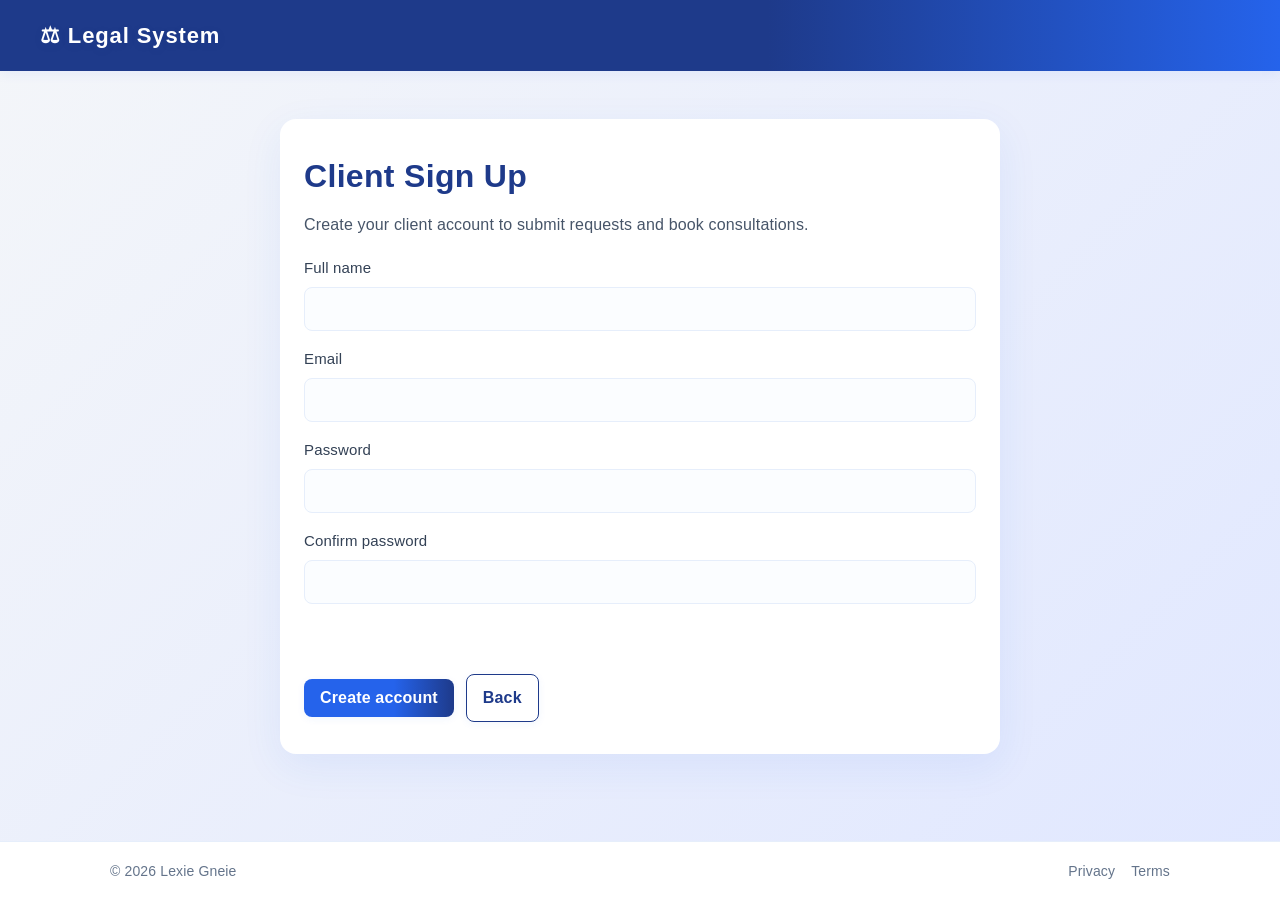
<file: Frontend/client-signup.html>
<!DOCTYPE html>
<html lang="en">
<head>
    <meta charset="utf-8">
    <title>Client Sign Up - Lexie Gneie</title>
    <link rel="stylesheet" href="index.css">
</head>
<body>
    <nav class="navbar">
        <div class="logo">⚖ Legal System</div>
        <ul class="nav-links"></ul>
    </nav>

    <main class="site-main">
        <section class="form-container">
            <h1>Client Sign Up</h1>
            <p>Create your client account to submit requests and book consultations.</p>

            <form id="signupForm" class="signup-form" novalidate>
                <div class="form-field">
                    <label for="name">Full name</label>
                    <input id="name" name="name" type="text" required autocomplete="name">
                </div>

                <div class="form-field">
                    <label for="email">Email</label>
                    <input id="email" name="email" type="email" required autocomplete="email">
                </div>

                <div class="form-field">
                    <label for="password">Password</label>
                    <input id="password" name="password" type="password" required autocomplete="new-password" minlength="8">
                </div>

                <div class="form-field">
                    <label for="confirm">Confirm password</label>
                    <input id="confirm" name="confirm" type="password" required autocomplete="new-password" minlength="8">
                </div>

                <div class="form-message" id="formMessage" role="status" aria-live="polite"></div>

                <div class="form-actions">
                    <button id="submitBtn" class="btn primary" type="submit">Create account</button>
                    <a class="btn ghost" href="signup.html">Back</a>
                </div>
            </form>
        </section>
    </main>

    <footer class="site-footer">
        <div class="footer-inner">
            <div>© <span id="year-client"></span> Lexie Gneie</div>
            <div class="footer-links">
                <a href="#">Privacy</a>
                <a href="#">Terms</a>
            </div>
        </div>
    </footer>

    <script>
    document.getElementById('year-client').textContent = new Date().getFullYear();

    const form = document.getElementById('signupForm');
    const msg = document.getElementById('formMessage');
    const submitBtn = document.getElementById('submitBtn');

    form.addEventListener('submit', async (e) => {
        e.preventDefault();
        msg.textContent = '';

        const name = document.getElementById('name').value.trim();
        const email = document.getElementById('email').value.trim();
        const password = document.getElementById('password').value;
        const confirm = document.getElementById('confirm').value;

        if (!name || !email || !password || !confirm) {
            msg.textContent = 'Please fill all fields.';
            return;
        }
        if (password !== confirm) {
            msg.textContent = 'Passwords do not match.';
            return;
        }

        submitBtn.disabled = true;
        submitBtn.textContent = 'Creating...';

        try {
            const res = await fetch('http://127.0.0.1:5000/signup', {
                method: 'POST',
                headers: { 'Content-Type': 'application/json' },
                body: JSON.stringify({ name, email, password })
            });

            const data = await res.json().catch(() => ({ success: false, message: 'Invalid response from server' }));

            if (!res.ok || !data.success) {
                msg.textContent = data.message || 'Signup failed';
                submitBtn.disabled = false;
                submitBtn.textContent = 'Create account';
                return;
            }

            // Save username and prepare frontend verify URL
            try { localStorage.setItem('lg_username', name); } catch (e) {}
            // Build frontend verify page URL
            let verifyUrl = `verify.html?email=${encodeURIComponent(email)}`;
            if (data && data.redirect) {
                try {
                    const u = new URL(data.redirect, window.location.origin);
                    const eparam = u.searchParams.get('email');
                    if (eparam) verifyUrl = `verify.html?email=${encodeURIComponent(eparam)}`;
                } catch (e) {
                    // ignore and fall back
                }
            }

            // Show a clear frontend verify link and auto-redirect after 5 seconds
            msg.innerHTML = `Signup successful. We've sent a verification code to <strong>${email}</strong>.<br>` +
                            `<a href="login-selection.html">Go to login selection page</a> — you will be redirected in 5 seconds.`;
            setTimeout(() => { window.location.href = 'login-selection.html'; }, 5000);
        } catch (err) {
            console.error(err);
            msg.textContent = 'Network error while signing up.';
        } finally {
            submitBtn.disabled = false;
            submitBtn.textContent = 'Create account';
        }
    });
    </script>
</body>
</html>
</file>
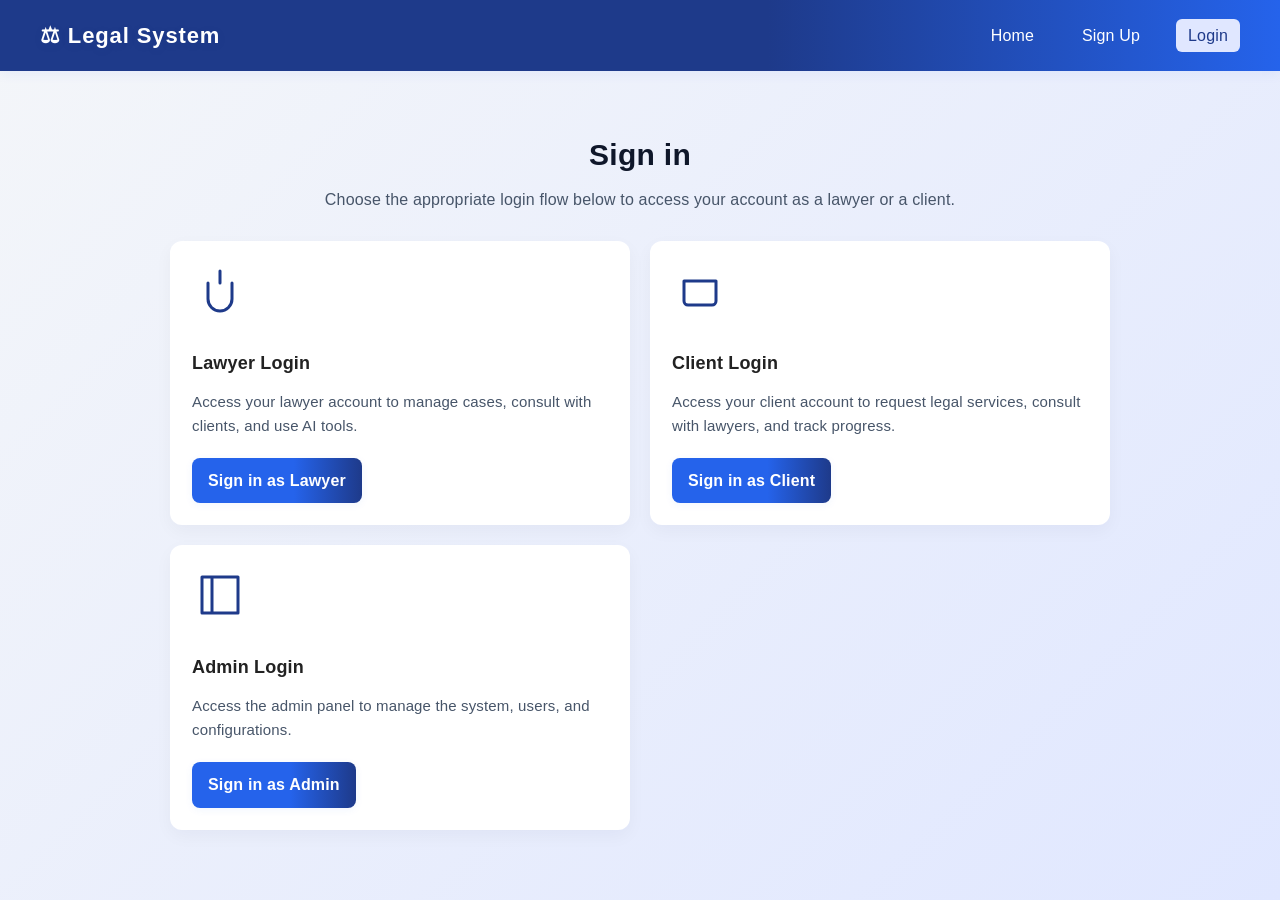
<file: Frontend/lawyer-chatbot-query.html>
<!DOCTYPE html>
<html lang="en">
<head>
        <script src="auth.js"></script>
    <meta charset="UTF-8">
    <title>AI Chatbot Query - Lexie Gneie</title>
    <link rel="stylesheet" href="index.css">
    <style>
                                /* ChatGPT-style sticky input bar and scrollable chat area */
                                .gpt-chat-outer {
                                    display: flex;
                                    flex-direction: column;
                                    align-items: center;
                                    justify-content: flex-start;
                                    width: 100vw;
                                    min-height: 80vh;
                                    position: relative;
                                    padding-top: 32px;
                                }
                                .chatbot-content-area {
                                    display: flex;
                                    flex-direction: column;
                                    align-items: center;
                                    width: 100%;
                                    max-width: 600px;
                                    margin: 0 auto;
                                    padding: 0 0 32px 0;
                                    min-height: 200px;
                                    overflow-y: auto;
                                    flex: 1 1 auto;
                                }
                                .gpt-chat-form {
                                    position: fixed;
                                    left: 0;
                                    right: 0;
                                    bottom: 0;
                                    margin: 0 auto 0 auto;
                                    z-index: 10;
                                    max-width: 600px;
                                    width: 100%;
                                    background: rgba(255,255,255,0.97);
                                    box-shadow: 0 -2px 16px rgba(37,99,235,0.08);
                                    border-radius: 32px 32px 0 0;
                                    padding-bottom: 18px;
                                }
                                @media (max-width: 600px) {
                                    .gpt-chat-form {
                                        max-width: 100vw;
                                        border-radius: 0;
                                    }
                                }
                        /* ChatGPT-style message area */
                        .chatbot-content-area {
                            display: flex;
                            flex-direction: column;
                            align-items: center;
                            width: 100%;
                            max-width: 600px;
                            margin: 0 auto;
                            padding: 0 0 32px 0;
                            min-height: 200px;
                        }
                        .chatbot-msg-card {
                            width: 100%;
                            max-width: 95%;
                            margin: 10px 0;
                            border-radius: 14px;
                            box-shadow: 0 2px 8px rgba(37,99,235,0.06);
                            padding: 18px 20px;
                            font-size: 1.08em;
                            color: #22223b;
                            background: #fff;
                            word-break: break-word;
                        }
                        .chatbot-msg-user {
                            background: #e0e7ff;
                            color: #1e293b;
                            align-self: flex-end;
                        }
                        .chatbot-msg-ai {
                            background: #f7f7fa;
                            color: #22223b;
                            align-self: flex-start;
                        }
                /* ChatGPT-style code and file blocks */
                .gpt-block {
                    background: #f7f7fa;
                    border-radius: 12px;
                    padding: 18px 20px;
                    margin: 18px 0;
                    font-size: 1.08em;
                    color: #22223b;
                    box-shadow: 0 2px 8px rgba(37,99,235,0.06);
                    border: 1px solid #e0e7ff;
                }
                .gpt-block.code {
                    font-family: 'Fira Mono', 'Consolas', 'Menlo', monospace;
                    background: #f3f6fa;
                    color: #1e293b;
                    overflow-x: auto;
                    padding: 16px 18px;
                    border-left: 4px solid #2563eb;
                }
                .gpt-block.file {
                    background: #e0e7ff;
                    color: #22223b;
                    font-family: 'Fira Mono', 'Consolas', 'Menlo', monospace;
                    font-size: 1.1em;
                    display: inline-block;
                    padding: 8px 16px;
                    border-radius: 8px;
                    margin: 10px 0;
                    border-left: 4px solid #16a34a;
                }
                .gpt-block .gpt-block-title {
                    font-weight: 700;
                    margin-bottom: 8px;
                    color: #2563eb;
                }
                /* ChatGPT-style message cards */
                .chatbot-msg-card {
                    background: transparent;
                    border-radius: 0;
                    box-shadow: none;
                    padding: 18px 20px;
                    margin: 16px 0;
                    font-size: 1.08em;
                    color: #22223b;
                    max-width: 90%;
                }
                .chatbot-msg-user {
                    background: #e0e7ff;
                    color: #1e293b;
                    align-self: flex-end;
                }
                .chatbot-msg-ai {
                    background: #f7f7fa;
                    color: #22223b;
                    align-self: flex-start;
                }
        body {
            background: linear-gradient(120deg, #f1f5fe 60%, #e0e7ff 100%);
            margin: 0;
            font-family: 'Segoe UI', Arial, sans-serif;
        }
        .gpt-centered-container {
            min-height: 100vh;
            display: flex;
            flex-direction: column;
            align-items: center;
            justify-content: center;
        }
        .gpt-centered-title {
            font-size: 2.8rem;
            color: #22223b;
            font-weight: 800;
            margin-bottom: 2.8rem;
            text-align: center;
            letter-spacing: -1px;
        }
        .gpt-chat-form {
            display: flex;
            align-items: center;
            width: 100%;
            max-width: 520px;
            background: #f4f6fa;
            border-radius: 32px;
            box-shadow: 0 2px 16px rgba(37,99,235,0.08);
            padding: 0.7rem 1.5rem 0.7rem 1.5rem;
            margin-bottom: 0.5rem;
            transition: box-shadow 0.18s;
        }
        .gpt-chat-form:focus-within {
            box-shadow: 0 4px 32px rgba(37,99,235,0.16);
        }
        .gpt-chat-form input[type="text"] {
            flex: 1;
            border: none;
            background: transparent;
            font-size: 1.25rem;
            padding: 0.8rem 0.5rem;
            outline: none;
            transition: color 0.18s;
        }
        .gpt-chat-form input[type="text"]:focus {
            color: #2563eb;
        }
        .gpt-chat-form button {
            background: linear-gradient(90deg, #2563eb 60%, #1e3a8a 100%);
            color: #fff;
            border: none;
            border-radius: 50%;
            width: 48px;
            height: 48px;
            display: flex;
            align-items: center;
            justify-content: center;
            font-size: 1.5rem;
            cursor: pointer;
            margin-left: 0.5rem;
            box-shadow: 0 2px 8px rgba(37,99,235,0.10);
            transition: background 0.2s, box-shadow 0.18s;
        }
        .gpt-chat-form button:hover {
            background: #fff;
            color: #2563eb;
            border: 2px solid #2563eb;
            box-shadow: 0 4px 16px rgba(37,99,235,0.16);
        }
        /* Centered card effect */
        .gpt-centered-container {
            display: none;
        }
        .gpt-chat-root {
            display: flex;
            flex-direction: column;
            height: 100vh;
            width: 100vw;
            position: fixed;
            left: 0;
            top: 0;
            z-index: 1;
            background: linear-gradient(120deg, #f1f5fe 60%, #e0e7ff 100%);
        }
        .gpt-chat-navbar {
            flex: 0 0 auto;
        }
        .gpt-chat-outer {
            flex: 1 1 auto;
            display: flex;
            flex-direction: column;
            align-items: center;
            justify-content: flex-end;
            width: 100vw;
            max-width: 100vw;
            min-height: 0;
            position: relative;
            padding-bottom: 80px;
        }
        .chatbot-content-area {
            display: flex;
            flex-direction: column;
            align-items: center;
            width: 100%;
            max-width: 600px;
            margin: 0 auto;
            padding: 0 0 32px 0;
            min-height: 0;
            overflow-y: auto;
            flex: 1 1 auto;
        }
        .gpt-chat-form {
            position: fixed;
            left: 0;
            right: 0;
            bottom: 0;
            margin: 0 auto 0 auto;
            z-index: 10;
            max-width: 600px;
            width: 100%;
            background: rgba(255,255,255,0.97);
            box-shadow: 0 -2px 16px rgba(37,99,235,0.08);
            border-radius: 32px 32px 0 0;
            padding-bottom: 18px;
        }
        @media (max-width: 600px) {
            .gpt-centered-container {
                padding: 24px 2vw 0 2vw;
                max-width: 100vw;
            }
            .gpt-centered-title {
                font-size: 2rem;
            }
        }
                /* Make the whole page a column, like ChatGPT */
                body {
                    min-height: 100vh;
                    background: linear-gradient(120deg, #f1f5fe 60%, #e0e7ff 100%);
                    font-family: 'Segoe UI', Arial, sans-serif;
                }
                nav.navbar {
                    width: 100vw;
                    min-width: 100vw;
                    margin: 0;
                    left: 0;
                    top: 0;
                    border-radius: 0;
                }
        .gpt-chat-form {
            display: flex;
            align-items: center;
            width: 100%;
            max-width: 480px;
            background: #f4f6fa;
            border-radius: 32px;
            box-shadow: 0 1px 8px rgba(0,0,0,0.04);
            padding: 0.5rem 1.2rem 0.5rem 1.2rem;
        }
        .gpt-chat-form input[type="text"] {
            flex: 1;
            border: none;
            background: transparent;
            font-size: 1.2rem;
            padding: 0.7rem 0.5rem;
            outline: none;
        }
        .gpt-chat-form button {
            background: #2563eb;
            color: #fff;
            border: none;
            border-radius: 50%;
            width: 44px;
            height: 44px;
            display: flex;
            align-items: center;
            justify-content: center;
            font-size: 1.5rem;
            cursor: pointer;
            margin-left: 0.5rem;
            transition: background 0.2s;
        }
        .gpt-chat-form button:hover {
            background: #1e40af;
        }
        .chatbot-history-area {
            width: 100%;
            max-width: 480px;
            margin-top: 24px;
            background: #f8fafc;
            border-radius: 18px;
            box-shadow: 0 2px 12px rgba(37,99,235,0.07);
            padding: 18px 12px 18px 12px;
            min-height: 120px;
            max-height: 340px;
            overflow-y: auto;
            display: flex;
            flex-direction: column;
            gap: 18px;
        }
        .chatbot-msg-card {
            background: #fff;
            border-radius: 12px;
            box-shadow: 0 1px 4px rgba(37,99,235,0.06);
            padding: 16px 18px;
            margin-bottom: 0;
            font-size: 1.08rem;
            color: #222;
            word-break: break-word;
        }
        .chatbot-msg-user {
            text-align: right;
            color: #2563eb;
            font-weight: 600;
            margin-bottom: 2px;
        }
        .chatbot-msg-ai {
            text-align: left;
        }
        .chatbot-msg-card h4, .chatbot-msg-card h5 {
            margin: 10px 0 6px 0;
            color: #1e40af;
            font-size: 1.08em;
        }
        .chatbot-msg-card ul {
            margin: 6px 0 6px 18px;
        }
        .chatbot-msg-card li {
            margin-bottom: 2px;
        }
        .chatbot-msg-error {
            color: #d32f2f;
            font-weight: 500;
        }
        @media (max-width: 600px) {
            .gpt-centered-title { font-size: 1.5rem; }
            .gpt-chat-form { max-width: 98vw; }
            .chatbot-history-area { max-width: 98vw; }
        }
    </style>
</head>
<body>
        <script>authCheck({ requiredRole: 'lawyer' }); setupLogoutButton();</script>
        <nav class="navbar">
            <div class="logo">⚖ Legal System</div>
            <ul class="nav-links">
                <li><a href="Ldash.html">Dashboard</a></li>
                <li><a href="lawyer-chatbot-query.html" class="active">AI Chatbot</a></li>
                <li><a href="#" id="logoutBtn" class="btn primary" style="margin-left:8px;">Logout</a></li>
            </ul>
        </nav>
        <div class="gpt-chat-root" style="width:100vw;min-height:100vh;display:flex;flex-direction:column;">
            <div class="gpt-chat-navbar">
                <nav class="navbar">
                    <div class="logo">⚖ Legal System</div>
                    <ul class="nav-links">
                        <li><a href="Ldash.html">Dashboard</a></li>
                        <li><a href="lawyer-chatbot-query.html" class="active">AI Chatbot</a></li>
                        <li><a href="#" id="logoutBtn" class="btn primary" style="margin-left:8px;">Logout</a></li>
                    </ul>
                </nav>
            </div>
            <div class="gpt-chat-outer" style="flex:1 1 auto;display:flex;flex-direction:column;align-items:center;justify-content:flex-start;width:100vw;max-width:100vw;padding-top:0;margin-top:0;">
                <div id="chatbotHistory" class="chatbot-content-area" style="width:100vw;max-width:100vw;min-height:calc(100vh - 120px);"></div>
                <form class="gpt-chat-form" id="chatForm" autocomplete="off" style="max-width:100vw;width:100vw;">
                    <input type="text" id="lawyerQuery" class="chatbot-input" placeholder="Ask anything" required />
                    <button type="submit" aria-label="Send" class="btn primary chatbot-send-btn"><span style="font-size:1.3em;">&#9658;</span></button>
                </form>
            </div>
        </div>
    <script>
    const chatForm = document.getElementById('chatForm');
    const lawyerQuery = document.getElementById('lawyerQuery');
    const chatbotHistory = document.getElementById('chatbotHistory');


    chatForm.addEventListener('submit', async function(e) {
        e.preventDefault();
        const query = lawyerQuery.value.trim();
        if (!query) return;
        // User message card
        // User message with avatar (right-aligned)
        const userMsgWrapper = document.createElement('div');
        userMsgWrapper.style.display = 'flex';
        userMsgWrapper.style.justifyContent = 'flex-end';
        userMsgWrapper.style.alignItems = 'flex-end';
        userMsgWrapper.style.gap = '8px';
        userMsgWrapper.style.width = '100vw';
        userMsgWrapper.style.paddingRight = '24px';
        const userAvatar = document.createElement('div');
        userAvatar.innerHTML = `<img src='https://ui-avatars.com/api/?name=You&background=2563eb&color=fff&rounded=true&size=36' alt='User' style='width:36px;height:36px;border-radius:50%;box-shadow:0 1px 4px #2563eb22;'>`;
        const userMsg = document.createElement('div');
        userMsg.className = 'chatbot-msg-card chatbot-msg-user';
        userMsg.innerHTML = query;
        userMsgWrapper.appendChild(userMsg);
        userMsgWrapper.appendChild(userAvatar);
        chatbotHistory.appendChild(userMsgWrapper);
        lawyerQuery.value = '';
        lawyerQuery.disabled = true;
        chatForm.querySelector('button').disabled = true;
        // Auto-scroll to bottom
        chatbotHistory.scrollTop = chatbotHistory.scrollHeight;
        try {
            const resp = await fetch('http://127.0.0.1:5000/legal/query', {
                method: 'POST',
                headers: { 'Content-Type': 'application/json' },
                body: JSON.stringify({ query })
            });
            const data = await resp.json();
            // AI message with avatar (left-aligned)
            const aiMsgWrapper = document.createElement('div');
            aiMsgWrapper.style.display = 'flex';
            aiMsgWrapper.style.justifyContent = 'flex-start';
            aiMsgWrapper.style.alignItems = 'flex-end';
            aiMsgWrapper.style.gap = '8px';
            aiMsgWrapper.style.width = '100vw';
            aiMsgWrapper.style.paddingLeft = '24px';
            const aiAvatar = document.createElement('div');
            aiAvatar.innerHTML = `<img src='https://ui-avatars.com/api/?name=AI&background=f7f7fa&color=2563eb&rounded=true&size=36' alt='AI' style='width:36px;height:36px;border-radius:50%;box-shadow:0 1px 4px #2563eb22;'>`;
            const aiMsg = document.createElement('div');
            aiMsg.className = 'chatbot-msg-card chatbot-msg-ai';
            if (data.analysis) {
                aiMsg.innerHTML = formatAnalysis(data.analysis);
            } else if (data.error) {
                aiMsg.innerHTML = `<span class='chatbot-msg-error'>Error: ${data.error}</span>`;
            }
            if (data.retrieved_cases && Array.isArray(data.retrieved_cases) && data.retrieved_cases.length > 0) {
                aiMsg.innerHTML += `<div style='font-size:13px;color:#2563eb;margin-top:10px;'><strong>Similar Cases (References):</strong><ul style='margin:4px 0 0 16px;'>${data.retrieved_cases.map(c => {
                    if (typeof c === 'string') return `<li>${c}</li>`;
                    // Convert case_number to a readable case name (e.g., "Crl. Appeal No. 1566-J of 2019" -> "Crl. Appeal 1566-J/2019")
                    let caseName = c.case_number ? c.case_number.replace(/No\.\s*/g, '').replace(/\s*\/\s*/g, ' | ').replace(/\sof\s/g, '/') : 'Unknown Case';
                    let summary = '';
                    if (c.judgment_summary) {
                        try {
                            const jsum = typeof c.judgment_summary === 'string' ? JSON.parse(c.judgment_summary) : c.judgment_summary;
                            summary = jsum.final_order ? `<div style='color:#222;font-size:12px;margin-top:2px;'>${jsum.final_order}</div>` : '';
                        } catch { summary = ''; }
                    }
                    return `<li><span style='font-weight:600;color:#1e293b;'>${caseName}</span> <span style='color:#64748b;font-size:12px;'>(reference)</span>${summary}</li>`;
                }).join('')}</ul></div>`;
            }
            aiMsgWrapper.appendChild(aiAvatar);
            aiMsgWrapper.appendChild(aiMsg);
            chatbotHistory.appendChild(aiMsgWrapper);
            // Auto-scroll to bottom
            chatbotHistory.scrollTop = chatbotHistory.scrollHeight;
        } catch (e) {
            const errMsg = document.createElement('div');
            errMsg.className = 'chatbot-msg-card chatbot-msg-error';
            errMsg.textContent = 'Error contacting AI server.';
            chatbotHistory.appendChild(errMsg);
            chatbotHistory.scrollTop = chatbotHistory.scrollHeight;
        }
        lawyerQuery.disabled = false;
        chatForm.querySelector('button').disabled = false;
        lawyerQuery.focus();
    });

    // Format analysis text into readable HTML (headings, lists, etc.)
    function formatAnalysis(text) {
        // Convert markdown-style headings and lists to HTML
        let html = text
            .replace(/\*\*(.*?)\*\*/g, '<strong>$1</strong>')
            .replace(/\n\n/g, '<br><br>')
            .replace(/\n/g, '<br>');
        // Convert numbered headings (e.g., **4. How to Use in Argument:**) to h4
        html = html.replace(/<strong>(\d+\..*?:)<\/strong>/g, '<h4>$1</h4>');
        // Convert subheadings (e.g., **Key Legal Issues Addressed:**) to h5
        html = html.replace(/<strong>([A-Za-z].*?:)<\/strong>/g, '<h5>$1</h5>');
        // Convert * bullets to <ul><li>
        html = html.replace(/\* ([^\n<]*)/g, '<li>$1</li>');
        // Wrap <li> in <ul> if not already
        html = html.replace(/(<li>.*?<\/li>)/gs, '<ul>$1</ul>');
        return html;
    }

    // Autofocus input on load
    window.onload = () => lawyerQuery.focus();
    </script>
</body>
</html>
</file>
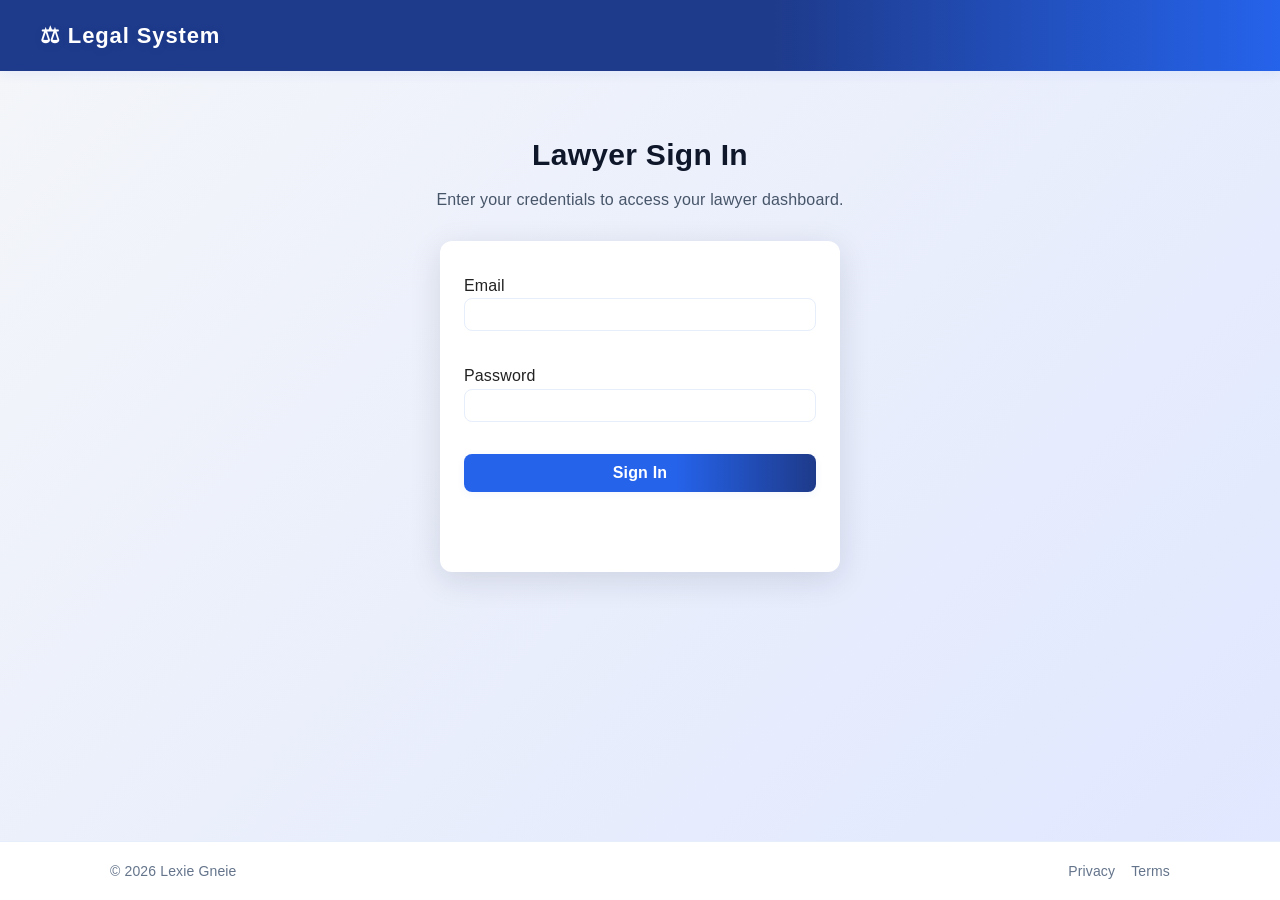
<file: Frontend/lawyer-login.html>
<!DOCTYPE html>
<html lang="en">
<head>
    <meta charset="UTF-8">
    <title>Lawyer Login - Lexie Gneie</title>
    <link rel="stylesheet" href="index.css">
</head>
<body>
    <nav class="navbar">
        <div class="logo">⚖ Legal System</div>
    </nav>
    <main class="signup-page">
        <section class="signup-intro">
            <h1>Lawyer Sign In</h1>
            <p>Enter your credentials to access your lawyer dashboard.</p>
        </section>
        <form class="signup-form" id="lawyerLoginForm" style="max-width:400px;margin:0 auto;background:#fff;padding:32px 24px;border-radius:12px;box-shadow:0 8px 32px rgba(16,24,40,0.12);">
            <div class="form-group">
                <label for="lawyerEmail">Email</label>
                <input type="email" id="lawyerEmail" name="email" required style="width:100%;padding:8px;margin-bottom:16px;border-radius:8px;border:1px solid #e6eefb;">
            </div>
            <div class="form-group">
                <label for="lawyerPassword">Password</label>
                <input type="password" id="lawyerPassword" name="password" required style="width:100%;padding:8px;margin-bottom:16px;border-radius:8px;border:1px solid #e6eefb;">
            </div>
            <button type="submit" class="btn primary" style="width:100%;">Sign In</button>
            <div id="loginMessage" class="form-message" style="color:#d32f2f;margin-top:12px;text-align:center;"></div>
        </form>
    </main>
    <footer class="site-footer">
        <div class="footer-inner">
            <div>© <span id="year-lawyer-login"></span> Lexie Gneie</div>
            <div class="footer-links">
                <a href="#">Privacy</a>
                <a href="#">Terms</a>
            </div>
        </div>
    </footer>
    <script>
    document.getElementById('year-lawyer-login').textContent = new Date().getFullYear();
    document.getElementById('lawyerLoginForm').onsubmit = async function(e) {
        e.preventDefault();
        const email = document.getElementById('lawyerEmail').value.trim();
        const password = document.getElementById('lawyerPassword').value;
        const msg = document.getElementById('loginMessage');
        msg.textContent = '';
        if (!email || !password) {
            msg.textContent = 'Please enter both email and password.';
            return;
        }
        try {
            const res = await fetch('http://127.0.0.1:5000/lawyer-login', {
                method: 'POST',
                headers: { 'Content-Type': 'application/json' },
                body: JSON.stringify({ email, password })
            });
            const json = await res.json();
            if (res.ok && json.success) {
                // Save lawyer name to localStorage if provided by backend
                console.log('Login response:', json);
                if (json.name) {
                    localStorage.setItem('lg_lawyer_name', json.name);
                    localStorage.setItem('authUser', JSON.stringify({ role: 'lawyer', name: json.name || '', email }));
                    console.log('Saved lawyer name:', json.name);
                    window.location.href = `Ldash.html?name=${encodeURIComponent(json.name)}`;
                } else {
                    // Optionally fetch name by email if not returned
                    try {
                        const infoRes = await fetch(`http://127.0.0.1:5000/lawyer-info-by-email?email=${encodeURIComponent(email)}`);
                        const infoJson = await infoRes.json();
                        if (infoJson.success && infoJson.data && infoJson.data.name) {
                            localStorage.setItem('lg_lawyer_name', infoJson.data.name);
                            localStorage.setItem('authUser', JSON.stringify({ role: 'lawyer', name: infoJson.data.name || '', email }));
                            console.log('Fetched lawyer name:', infoJson.data.name);
                            window.location.href = `Ldash.html?name=${encodeURIComponent(infoJson.data.name)}`;
                        } else {
                            msg.textContent = 'Could not retrieve lawyer name. Please check your account.';
                        }
                    } catch (e) { 
                        console.log('Error fetching lawyer name by email:', e);
                        msg.textContent = 'Could not retrieve lawyer name. Please check your account.';
                    }
                }
            } else {
                msg.textContent = json.message || 'Invalid credentials.';
            }
        } catch (err) {
            msg.textContent = 'Server error.';
        }
    };
    </script>
</body>
</html>
</file>
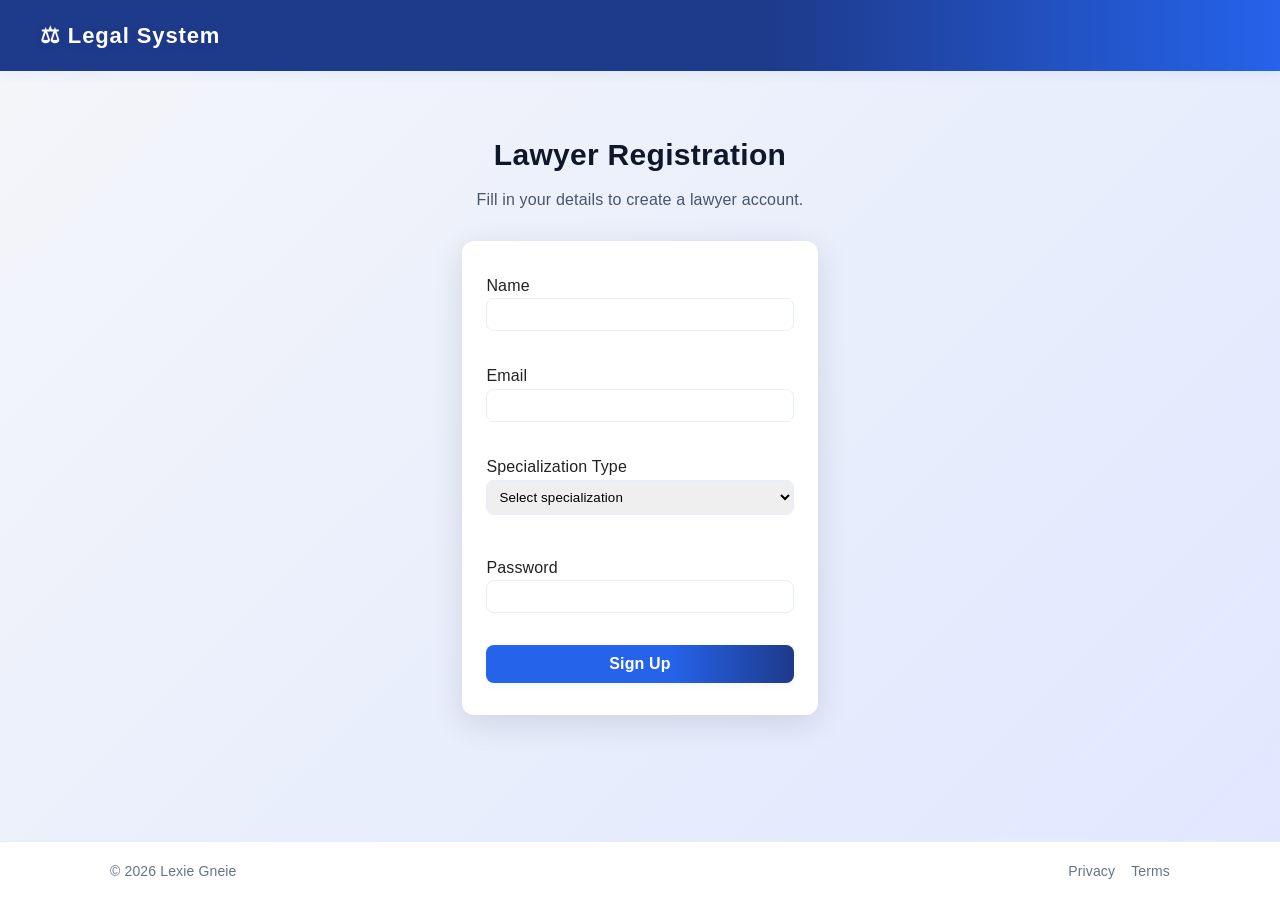
<file: Frontend/lawyer-signup.html>
<!DOCTYPE html>
<html lang="en">
<head>
    <meta charset="UTF-8">
    <title>Lawyer Sign Up - Lexie Gneie</title>
    <link rel="stylesheet" href="index.css">
</head>
<body>
    <nav class="navbar">
        <div class="logo">⚖ Legal System</div>
    </nav>
    <main class="signup-page">
        <section class="signup-intro">
            <h1>Lawyer Registration</h1>
            <p>Fill in your details to create a lawyer account.</p>
        </section>
        <form class="signup-form" id="lawyerSignupForm" style="max-width:400px;margin:0 auto;background:#fff;padding:32px 24px;border-radius:12px;box-shadow:0 8px 32px rgba(16,24,40,0.12);">
            <div class="form-group">
                <label for="lawyerName">Name</label>
                <input type="text" id="lawyerName" name="name" required style="width:100%;padding:8px;margin-bottom:16px;border-radius:8px;border:1px solid #e6eefb;">
            </div>
            <div class="form-group">
                <label for="lawyerEmail">Email</label>
                <input type="email" id="lawyerEmail" name="email" required style="width:100%;padding:8px;margin-bottom:16px;border-radius:8px;border:1px solid #e6eefb;">
            </div>
            <div class="form-group">
                <label for="lawyerSpecialization">Specialization Type</label>
                <select id="lawyerSpecialization" name="specialization" required style="width:100%;padding:8px;margin-bottom:24px;border-radius:8px;border:1px solid #e6eefb;">
                    <option value="">Select specialization</option>
                </select>
            </div>
            <div class="form-group">
                <label for="lawyerPassword">Password</label>
                <input type="password" id="lawyerPassword" name="password" required style="width:100%;padding:8px;margin-bottom:16px;border-radius:8px;border:1px solid #e6eefb;">
            </div>
            <button type="submit" class="btn primary" style="width:100%;">Sign Up</button>
        </form>
    </main>
    <footer class="site-footer">
        <div class="footer-inner">
            <div>© <span id="year-lawyer-signup"></span> Lexie Gneie</div>
            <div class="footer-links">
                <a href="#">Privacy</a>
                <a href="#">Terms</a>
            </div>
        </div>
    </footer>
    <script>
    document.getElementById('year-lawyer-signup').textContent = new Date().getFullYear();
    document.getElementById('lawyerSignupForm').onsubmit = async function(e) {
        e.preventDefault();
        const name = document.getElementById('lawyerName').value.trim();
        const email = document.getElementById('lawyerEmail').value.trim();
        const password = document.getElementById('lawyerPassword').value;
        const caseType = document.getElementById('lawyerSpecialization').value;
        if (!name || !email || !password || !caseType) {
            alert('All fields are required.');
            return;
        }
        try {
            const res = await fetch('http://127.0.0.1:5000/lawyer-signup', {
                method: 'POST',
                headers: { 'Content-Type': 'application/json' },
                body: JSON.stringify({
                    name,
                    email,
                    password,
                    case_type: caseType
                })
            });
            const json = await res.json();
            if (res.ok && json.success) {
                window.location.href = 'Lverify.html?email=' + encodeURIComponent(email);
            } else {
                alert(json.message || 'Signup failed.');
            }
        } catch (err) {
            alert('Server error.');
        }
    };

    // Fetch case types for specialization dropdown
    const specializationSelect = document.getElementById('lawyerSpecialization');
    let caseTypesLoaded = false;
    specializationSelect.addEventListener('click', async function() {
        if (caseTypesLoaded) return;
        try {
            let types = [
                { name: 'Family Law' },
                { name: 'Criminal Law' },
                { name: 'Property Law' },
                { name: 'Contract Dispute' }
            ];
            const res = await fetch('http://127.0.0.1:5000/dashboard/case-types');
            if (res.ok) {
                const json = await res.json();
                if (Array.isArray(json)) types = json;
                else if (json && Array.isArray(json.data)) types = json.data;
                else if (json && Array.isArray(json.caseTypes)) types = json.caseTypes;
                else if (json && typeof json === 'object') {
                    const arr = Object.values(json).find(v => Array.isArray(v));
                    if (arr) types = arr;
                }
            }
            // Remove all except the first option
            while (specializationSelect.options.length > 1) {
                specializationSelect.remove(1);
            }
            // Add fetched types
            types.forEach(t => {
                const name = t.name || t.caseType || t.title || t.label || t.type || t.case_name;
                if (name) {
                    const opt = document.createElement('option');
                    opt.value = name;
                    opt.textContent = name;
                    specializationSelect.appendChild(opt);
                }
            });
            caseTypesLoaded = true;
        } catch (e) {
            // fallback already present
        }
    });
    </script>
</body>
</html>
</file>
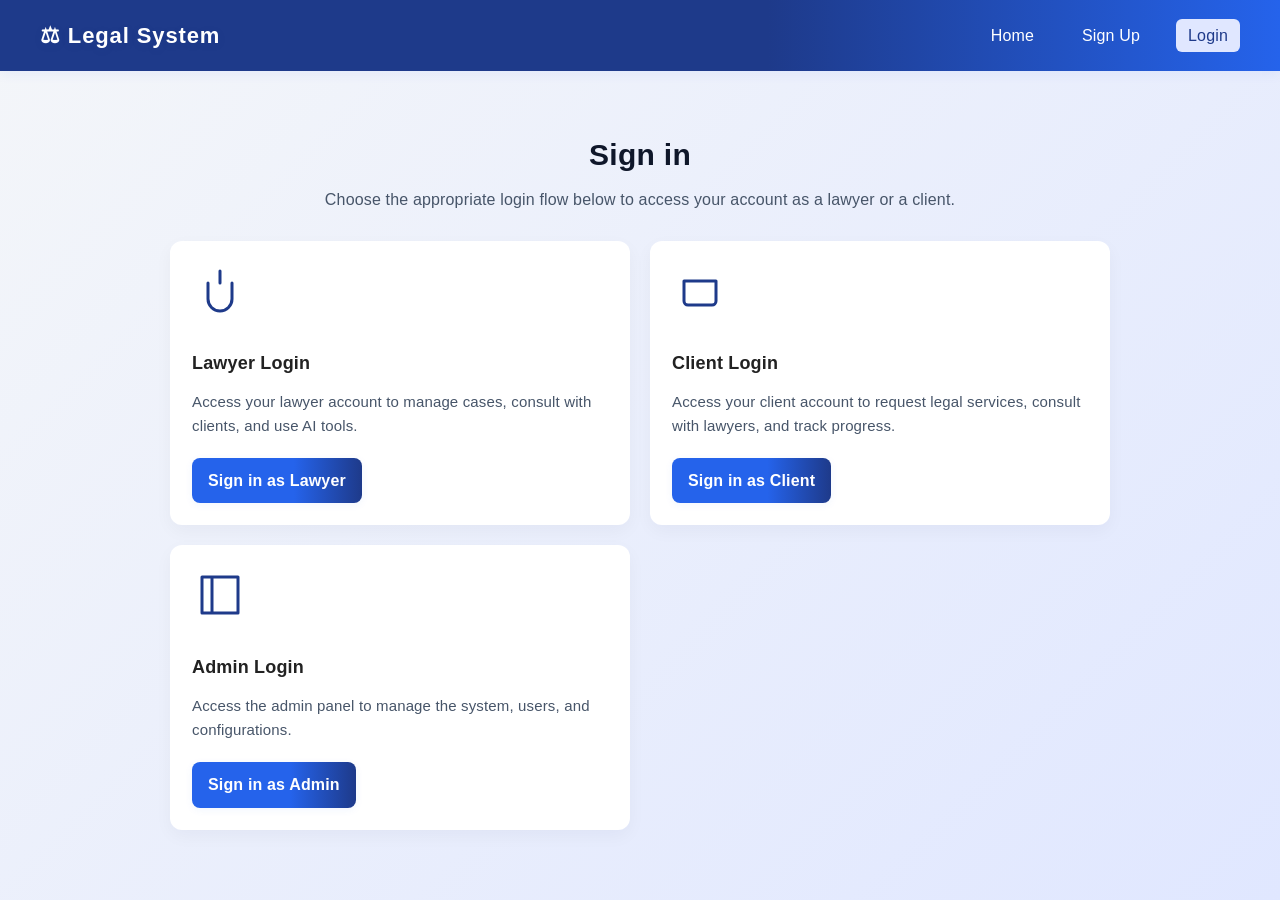
<file: Frontend/Ldash.html>
<!DOCTYPE html>
<html lang="en">
<head>
            <script src="auth.js"></script>
        <script src="https://cdn.socket.io/4.0.0/socket.io.min.js"></script>
    <meta charset="UTF-8">
    <title>Lawyer Dashboard - Lexie Gneie</title>
    <link rel="stylesheet" href="index.css">
    <style>
        .tabs {
            display: flex;
            gap: 8px;
            margin-bottom: 18px;
            justify-content: center;
        }
        .tab-btn {
            padding: 8px 22px;
            border: none;
            border-radius: 6px 6px 0 0;
            background: #f3f6fa;
            color: #2563eb;
            font-weight: 600;
            font-size: 16px;
            cursor: pointer;
            outline: none;
            box-shadow: 0 1px 2px rgba(0,0,0,0.03);
            transition: background 0.2s, color 0.2s;
        }
        .tab-btn.active, .tab-btn:focus {
            background: #2563eb;
            color: #fff;
            box-shadow: 0 2px 8px rgba(37,99,235,0.08);
        }
        .tab-btn:hover:not(.active) {
            background: #e0e7ff;
            color: #1e40af;
        }
        .chat-sidebar {
            position: fixed;
            top: 0;
            right: -350px;
            width: 350px;
            height: 100%;
            background: #fff;
            box-shadow: -2px 0 12px rgba(37,99,235,0.12);
            z-index: 1000;
            transition: right 0.3s;
            overflow: auto;
            display: block;
        }
        .chat-sidebar.open {
            right: 0;
            display: block;
        }
    </style>
</head>
<body>
            <script>authCheck({ requiredRole: 'lawyer' });</script>
        <!-- Sidebar Chat Panel -->
        <div id="chatSidebar" class="chat-sidebar" style="display:none;position:fixed;top:0;right:0;width:350px;height:100%;background:#fff;box-shadow:-2px 0 12px rgba(37,99,235,0.12);z-index:1000;transition:right 0.3s;overflow:auto;">
            <div style="padding:16px;border-bottom:1px solid #e0e7ff;background:#2563eb;color:#fff;font-weight:600;font-size:18px;display:flex;justify-content:space-between;align-items:center;">
                <span id="chatSidebarTitle">Conversation</span>
                <button id="closeChatSidebar" style="background:none;border:none;color:#fff;font-size:22px;cursor:pointer;">&times;</button>
            </div>
            <div id="chatSidebarContent" style="padding:16px;"></div>
            <div id="chatInputArea" style="padding:12px 16px 16px 16px; border-top:1px solid #e0e7ff; display:none;">
                <textarea id="chatMessageInput" rows="2" style="width:100%;resize:none;box-sizing:border-box;" placeholder="Type your message..."></textarea>
                <button id="sendChatMessageBtn" class="btn primary" style="margin-top:8px;float:right;">Send</button>
            </div>
        </div>
    <nav class="navbar">
        <div class="logo" style="display:flex;align-items:center;justify-content:space-between;width:100%;">
            <span>⚖ Legal System</span>
            <div style="display:flex;align-items:center;gap:16px;">
                <a href="lawyer-chatbot-query.html" title="Ask AI Chatbot" style="display:inline-block;vertical-align:middle;">
                    <svg id="aiChatbotLogo" width="38" height="38" viewBox="0 0 64 64" fill="none" xmlns="http://www.w3.org/2000/svg" style="cursor:pointer;">
                        <circle cx="32" cy="32" r="32" fill="#2563eb"/>
                        <ellipse cx="32" cy="38" rx="18" ry="10" fill="#fff"/>
                        <ellipse cx="32" cy="28" rx="12" ry="8" fill="#fff"/>
                        <circle cx="26" cy="28" r="2" fill="#2563eb"/>
                        <circle cx="38" cy="28" r="2" fill="#2563eb"/>
                        <rect x="28" y="34" width="8" height="2" rx="1" fill="#2563eb"/>
                    </svg>
                </a>
                <button id="logoutBtn" class="btn primary" style="margin-left:8px;">Logout</button>
            </div>
        </div>
    </nav>
    <main class="site-main">
        <section class="dashboard simple-dashboard">
            <header class="dash-header">
                <div>
                    <h1 id="greeting">Welcome, <span id="lawyerName">Lawyer</span></h1>
                    <div id="lawyerExpertise" style="color:#2563eb;font-weight:600;margin-top:4px;"></div>
                </div>
                <div class="dash-controls">
                    <!-- Removed Sign out button, logout is now in navbar -->
                </div>
            </header>
            <h2 class="section-heading">Requests</h2>
            <div class="tabs">
                <button class="tab-btn active" data-tab="pending">Pending</button>
                <button class="tab-btn" data-tab="accepted">Accepted</button>
                <button class="tab-btn" data-tab="rejected">Rejected</button>
            </div>
            <div class="case-canvas">
                <div id="pendingRequests" class="case-types-list tab-content" aria-live="polite"></div>
                <div id="acceptedRequests" class="case-types-list tab-content" style="display:none" aria-live="polite"></div>
                <div id="rejectedRequests" class="case-types-list tab-content" style="display:none" aria-live="polite"></div>
            </div>
            <!-- Approved Requests section removed as per request -->
        </section>
    </main>
    <footer class="site-footer">
        <div class="footer-inner">
            <div>© <span id="year-lawyer-dash"></span> Lexie Gneie</div>
            <div class="footer-links">
                <a href="#">Privacy</a>
                <a href="#">Terms</a>
            </div>
        </div>
    </footer>
    <script>
    document.getElementById('year-lawyer-dash').textContent = new Date().getFullYear();
    setupLogoutButton();
    // Get lawyer name from URL or localStorage
    let lawyerName = (new URLSearchParams(window.location.search).get('name') || '').trim();
    if (!lawyerName) {
        lawyerName = localStorage.getItem('lg_lawyer_name') || '';
    }
    if (!lawyerName) {
        document.body.innerHTML = '<div style="color:#d32f2f;text-align:center;margin-top:48px;font-size:22px;">Lawyer name not found. Please log in again.</div>';
    } else {
        document.getElementById('lawyerName').textContent = lawyerName;
        // Only load requests for this lawyer
        async function loadLawyerRequests() {
            if (!lawyerName) return;
            try {
                const res = await fetch(`http://127.0.0.1:5000/lawyer-requests-by-name?name=${encodeURIComponent(lawyerName)}`);
                if (res.ok) {
                    const json = await res.json();
                    if (json.success && Array.isArray(json.data)) {
                        const pending = json.data.filter(r => (r.status||'') === 'Pending');
                        const accepted = json.data.filter(r => (r.status||'') === 'Accepted');
                        const rejected = json.data.filter(r => (r.status||'') === 'Rejected');
                        // Approved requests section removed; no need to filter for approved
                        document.getElementById('pendingRequests').innerHTML = pending.length ? pending.map(r => `
                            <div class="request-card" data-id="${r.id}">
                                <div class="request-id"><strong>ID:</strong> ${r.id}</div>
                                <div class="request-type">${r.case_type_name}</div>
                                <div class="request-status">Status: <span>${r.status}</span></div>
                                <div class="request-client">Client: ${r.client_name}</div>
                                <div class="request-desc"><strong>Details:</strong> ${r.description}</div>
                                <div class="request-actions" style="margin-top:12px;display:flex;gap:10px;">
                                    <button class="btn primary accept-btn" data-id="${r.id}">Accept</button>
                                    <button class="btn ghost reject-btn" data-id="${r.id}">Reject</button>
                                </div>
                            </div>
                        `).join('') : '<div class="empty">No pending requests</div>';

                        document.getElementById('acceptedRequests').innerHTML = accepted.length ? accepted.map(r => `
                            <div class="request-card improved-lawyer-card" data-id="${r.id}">
                                <div class="request-type" style="font-size:1.15em;font-weight:700;color:#2563eb;margin-bottom:6px;">${r.case_type_name}</div>
                                <div class="request-status" style="font-size:0.98em;color:#475569;margin-bottom:2px;">Status: <span style="font-weight:700;color:#1e40af;">${r.status}</span></div>
                                <div class="request-client" style="font-size:0.98em;margin-bottom:2px;"><strong>Client:</strong> ${r.client_name}</div>
                                <div class="request-desc" style="font-size:0.97em;color:#334155;margin-bottom:8px;"><strong>Details:</strong> ${r.description}</div>
                                <div class="request-actions" style="margin-top:10px;display:flex;gap:10px;">
                                    <button class="btn primary conversation-btn" data-id="${r.id}" data-lawyer="${lawyerName}" data-client="${r.client_name}">Conversation</button>
                                </div>
                            </div>
                        `).join('') : '<div class="empty">No accepted requests</div>';
                        // Add event listeners for Conversation buttons
                        document.querySelectorAll('.conversation-btn').forEach(btn => {
                            btn.addEventListener('click', async function() {
                                const requestId = parseInt(this.getAttribute('data-id'), 10);
                                const lawyerName = this.getAttribute('data-lawyer');
                                const clientName = this.getAttribute('data-client');
                                // Find the request object for lawyer_id and client_id
                                const reqObj = accepted.find(r => r.id == requestId);
                                const lawyerId = reqObj && reqObj.lawyer_id ? reqObj.lawyer_id : null;
                                const clientId = reqObj && reqObj.client_id ? reqObj.client_id : null;
                                // Open sidebar chat panel
                                const sidebar = document.getElementById('chatSidebar');
                                const content = document.getElementById('chatSidebarContent');
                                const title = document.getElementById('chatSidebarTitle');
                                let inputArea = document.getElementById('chatInputArea');
                                sidebar.style.display = 'block';
                                if (!inputArea) {
                                    // If not present, create it
                                    inputArea = document.createElement('div');
                                    inputArea.id = 'chatInputArea';
                                    inputArea.style = 'padding:12px 16px 16px 16px; border-top:1px solid #e0e7ff;';
                                    inputArea.innerHTML = `<textarea id="chatMessageInput" rows="2" style="width:100%;resize:none;box-sizing:border-box;" placeholder="Type your message..."></textarea><button id="sendChatMessageBtn" class="btn primary" style="margin-top:8px;float:right;">Send</button>`;
                                    sidebar.appendChild(inputArea);
                                }
                                inputArea.style.display = '';
                                sidebar.classList.add('open');
                                title.textContent = `Conversation - ${clientName}`;
                                content.innerHTML = `<div><strong>Request ID:</strong> ${requestId}</div><div><strong>Lawyer:</strong> ${lawyerName}</div><div><strong>Client:</strong> ${clientName}</div><hr><div id='chatMessagesArea' style='margin-top:12px;max-height:350px;overflow-y:auto;'></div>`;
                                                                                                content.innerHTML = `<div style="margin-bottom:10px;">
                                                                                                    <strong>Case:</strong> ${reqObj && reqObj.case_type_name ? reqObj.case_type_name : ''}
                                                                                                </div>
                                                                                                <hr>
                                                                                                <div id='chatMessagesArea' style='margin-top:12px;max-height:350px;overflow-y:auto;'></div>`;
                                                                                                // Always wire up close button for sidebar
                                                                                                const closeBtn = document.getElementById('closeChatSidebar');
                                                                                                if (closeBtn) {
                                                                                                        closeBtn.onclick = function() {
                                                                                                                sidebar.classList.remove('open');
                                                                                                                sidebar.style.display = 'none';
                                                                                                                document.getElementById('chatMessagesArea').innerHTML = '';
                                                                                                        };
                                                                                                }
                                const chatArea = document.getElementById('chatMessagesArea');
                                // Load old messages once
                                async function loadOldMessages() {
                                    try {
                                        const resp = await fetch(`http://127.0.0.1:5000/get-messages/${requestId}`);
                                        const data = await resp.json();
                                        if (data.success && Array.isArray(data.messages)) {
                                            chatArea.innerHTML = data.messages.map(msg => {
                                                const isLawyer = msg.sender_type === 'lawyer';
                                                const align = isLawyer ? 'right' : 'left';
                                                const bubbleColor = isLawyer ? '#2563eb' : '#e0e7ff';
                                                const color = isLawyer ? '#fff' : '#222';
                                                return `
                                                    <div style='margin-bottom:10px;text-align:${align};'>
                                                        <span style='background:${bubbleColor};color:${color};padding:6px 12px;border-radius:12px;display:inline-block;'>${msg.message}</span>
                                                        <div style='font-size:11px;color:#888;margin-top:2px;'>${msg.timestamp}</div>
                                                    </div>
                                                `;
                                            }).join('');
                                            chatArea.scrollTop = chatArea.scrollHeight;
                                        }
                                    } catch (e) {}
                                }
                                loadOldMessages();
                                // Socket.IO setup
                                const socket = io("http://127.0.0.1:5000");
                                socket.emit("join", { request_id: requestId });
                                socket.on("new_message", function(data) {
                                    const messageDiv = document.createElement("div");
                                    const isLawyer = data.sender_type === 'lawyer';
                                    const align = isLawyer ? 'right' : 'left';
                                    const bubbleColor = isLawyer ? '#2563eb' : '#e0e7ff';
                                    const color = isLawyer ? '#fff' : '#222';
                                    messageDiv.style.marginBottom = '10px';
                                    messageDiv.style.textAlign = align;
                                    messageDiv.innerHTML = `
                                        <span style='background:${bubbleColor};color:${color};padding:6px 12px;border-radius:12px;display:inline-block;'>${data.message}</span>
                                        <div style='font-size:11px;color:#888;margin-top:2px;'>${data.timestamp || ''}</div>
                                    `;
                                    chatArea.appendChild(messageDiv);
                                    chatArea.scrollTop = chatArea.scrollHeight;
                                });
                                // Attach send handler
                                const sendBtn = document.getElementById('sendChatMessageBtn');
                                sendBtn.onclick = async function() {
                                    const msg = document.getElementById('chatMessageInput').value.trim();
                                    if (!msg) return;
                                    const payload = {
                                        request_id: requestId,
                                        sender_type: 'lawyer',
                                        sender_name: lawyerName,
                                        message: msg
                                    };
                                    try {
                                        const resp = await fetch('http://127.0.0.1:5000/send-message', {
                                            method: 'POST',
                                            headers: { 'Content-Type': 'application/json' },
                                            body: JSON.stringify(payload)
                                        });
                                        const result = await resp.json();
                                        // Only show error if truly failed and no socket message is broadcasted
                                        if (result.success) {
                                            document.getElementById('chatMessageInput').value = '';
                                        } else if (result.message && result.message.toLowerCase().includes('error')) {
                                            alert(result.message || 'Failed to send message.');
                                        }
                                    } catch (e) {
                                        alert('Error sending message.');
                                    }
                                };
                            });
                            // Sidebar close button handler
                            document.addEventListener('DOMContentLoaded', function() {
                                const sidebar = document.getElementById('chatSidebar');
                                const closeBtn = document.getElementById('closeChatSidebar');
                                if (closeBtn) {
                                    closeBtn.addEventListener('click', function() {
                                        sidebar.classList.remove('open');
                                        if (window.chatReloadInterval) clearInterval(window.chatReloadInterval);
                                        // Reset chat area and lastMessageId
                                        document.getElementById('chatMessagesArea').innerHTML = '';
                                        lastMessageId = 0;
                                        isInitialLoad = true;
                                    });
                                }
                            });
                        });

                        document.getElementById('rejectedRequests').innerHTML = rejected.length ? rejected.map(r => `
                            <div class="request-card improved-lawyer-card" style="padding:28px 22px 22px 22px;min-width:320px;max-width:420px;margin:12px auto;box-shadow:0 8px 32px rgba(220,38,38,0.10);border-radius:18px;background:#f8fafc;">
                                <div class="request-type" style="font-size:1.25em;font-weight:800;color:#dc2626;margin-bottom:8px;">${r.case_type_name}</div>
                                <div class="request-status" style="font-size:1.05em;color:#475569;margin-bottom:2px;">Status: <span style="font-weight:700;color:#dc2626;">${r.status}</span></div>
                                <div class="request-client" style="font-size:1em;margin-bottom:2px;"><strong>Client:</strong> ${r.client_name}</div>
                                <div class="request-desc" style="font-size:0.99em;color:#334155;margin-bottom:8px;"><strong>Details:</strong> ${r.description}</div>
                            </div>
                        `).join('') : '<div class="empty">No rejected requests</div>';

                        document.querySelectorAll('.accept-btn').forEach(btn => {
                            btn.addEventListener('click', async function() {
                                const requestId = parseInt(this.getAttribute('data-id'), 10);
                                console.log('Accept button clicked, data-id:', requestId);
                                let lawyerName = localStorage.getItem('lawyerName');
                                if (!lawyerName) {
                                    lawyerName = document.getElementById('lawyerName').textContent.trim();
                                    localStorage.setItem('lawyerName', lawyerName);
                                }
                                if (!requestId) {
                                    alert('Request ID is missing.');
                                    return;
                                }
                                const ansStatus = 'accepted'; // lowercase for backend
                                const payload = {
                                    request_id: requestId,
                                    lawyer_name: lawyerName,
                                    status: ansStatus
                                };
                                console.log('Payload:', payload);
                                const response = await fetch('http://127.0.0.1:5000/update-request-status', {
                                    method: 'PUT',
                                    headers: {
                                        'Content-Type': 'application/json'
                                    },
                                    body: JSON.stringify(payload)
                                });
                                if (!response.ok) {
                                    alert('Failed to update request status.');
                                }
                                loadLawyerRequests();
                            });
                        });
                        document.querySelectorAll('.reject-btn').forEach(btn => {
                            btn.addEventListener('click', async function() {
                                const requestId = parseInt(this.getAttribute('data-id'), 10);
                                console.log('Reject button clicked, data-id:', requestId);
                                let lawyerName = localStorage.getItem('lawyerName');
                                if (!lawyerName) {
                                    lawyerName = document.getElementById('lawyerName').textContent.trim();
                                    localStorage.setItem('lawyerName', lawyerName);
                                }
                                if (!requestId) {
                                    alert('Request ID is missing.');
                                    return;
                                }
                                const ansStatus = 'rejected'; // lowercase for backend
                                const payload = {
                                    request_id: requestId,
                                    lawyer_name: lawyerName,
                                    status: ansStatus
                                };
                                console.log('Payload:', payload);
                                const response = await fetch('http://127.0.0.1:5000/update-request-status', {
                                    method: 'PUT',
                                    headers: {
                                        'Content-Type': 'application/json'
                                    },
                                    body: JSON.stringify(payload)
                                });
                                if (!response.ok) {
                                    alert('Failed to update request status.');
                                }
                                loadLawyerRequests();
                            });
                        });

                        // No rendering for approved requests; section removed
                    } else {
                        document.getElementById('pendingRequests').innerHTML = '<div class="empty">No requests found</div>';
                        document.getElementById('acceptedRequests').innerHTML = '<div class="empty">No requests found</div>';
                        document.getElementById('rejectedRequests').innerHTML = '<div class="empty">No requests found</div>';
                    }
                }
            } catch (e) {
                document.getElementById('pendingRequests').innerHTML = '<div class="empty">Error loading data</div>';
                document.getElementById('acceptedRequests').innerHTML = '<div class="empty">Error loading data</div>';
                document.getElementById('rejectedRequests').innerHTML = '<div class="empty">Error loading data</div>';
            }
        }
        loadLawyerRequests();
    }
    function setupTabs() {
        const tabBtns = document.querySelectorAll('.tab-btn');
        const tabContents = {
            pending: document.getElementById('pendingRequests'),
            accepted: document.getElementById('acceptedRequests'),
            rejected: document.getElementById('rejectedRequests')
        };
        tabBtns.forEach(btn => {
            btn.addEventListener('click', function() {
                tabBtns.forEach(b => b.classList.remove('active'));
                this.classList.add('active');
                Object.keys(tabContents).forEach(key => {
                    tabContents[key].style.display = 'none';
                });
                tabContents[this.dataset.tab].style.display = '';
            });
        });
    }
    setupTabs();
    </script>
</body>
</html>
</file>
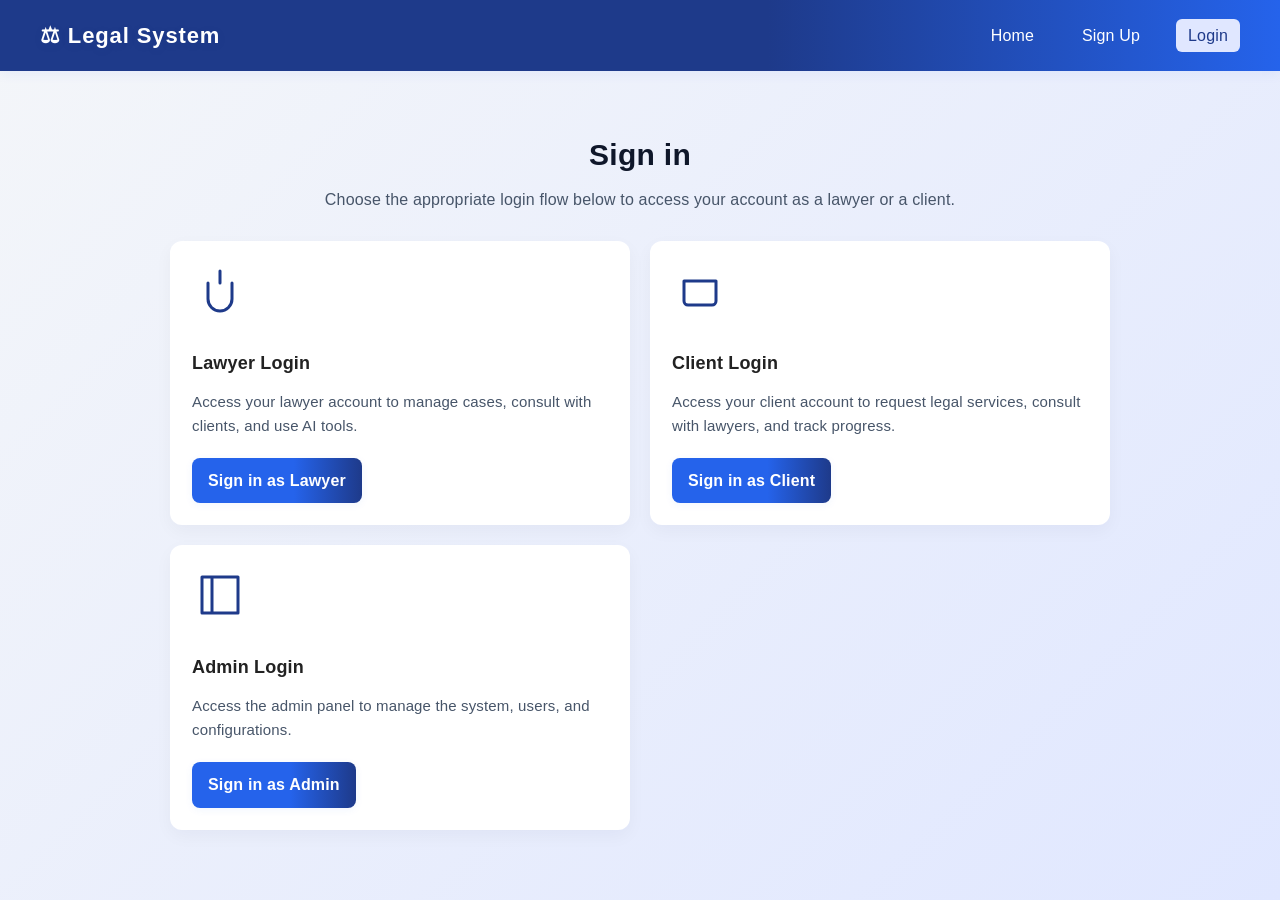
<file: Frontend/login-selection.html>
<!DOCTYPE html>
<html lang="en">
<head>
    <meta charset="utf-8">
    <title>Login - Choose Role</title>
    <link rel="stylesheet" href="index.css">
</head>
<body>
    <nav class="navbar">
        <div class="logo">⚖ Legal System</div>
        <ul class="nav-links">
            <li><a href="index.html">Home</a></li>
            <li><a href="signup.html">Sign Up</a></li>
            <li><a href="login-selection.html" class="active">Login</a></li>
        </ul>
    </nav>

    <main class="signup-page">
        <section class="signup-intro">
            <h1>Sign in</h1>
            <p>Choose the appropriate login flow below to access your account as a lawyer or a client.</p>
        </section>

        <section class="signup-options">
            <div class="signup-card">
                <div class="feature-icon" aria-hidden="true">
                    <svg width="48" height="48" viewBox="0 0 24 24" fill="none" xmlns="http://www.w3.org/2000/svg">
                        <path d="M12 2v6" stroke="#1e3a8a" stroke-width="1.5" stroke-linecap="round" stroke-linejoin="round"/>
                        <path d="M6 8v8a6 6 0 0012 0V8" stroke="#1e3a8a" stroke-width="1.5" stroke-linecap="round" stroke-linejoin="round"/>
                    </svg>
                </div>
                <h3>Lawyer Login</h3>
                <p>Access your lawyer account to manage cases, consult with clients, and use AI tools.</p>
                <a class="btn primary" href="lawyer-login.html">Sign in as Lawyer</a>
            </div>

            <div class="signup-card">
                <div class="feature-icon" aria-hidden="true">
                    <svg width="48" height="48" viewBox="0 0 24 24" fill="none" xmlns="http://www.w3.org/2000/svg">
                        <path d="M4 7h16v10a2 2 0 01-2 2H6a2 2 0 01-2-2V7z" stroke="#1e3a8a" stroke-width="1.5" stroke-linejoin="round"/>
                    </svg>
                </div>
                <h3>Client Login</h3>
                <p>Access your client account to request legal services, consult with lawyers, and track progress.</p>
                <a class="btn primary" href="client-login.html">Sign in as Client</a>
            </div>

            <div class="signup-card">
                <div class="feature-icon" aria-hidden="true">
                    <svg width="48" height="48" viewBox="0 0 24 24" fill="none" xmlns="http://www.w3.org/2000/svg">
                        <path d="M3 3h18v18H3z" stroke="#1e3a8a" stroke-width="1.5" stroke-linejoin="round"/>
                        <path d="M8 3v18" stroke="#1e3a8a" stroke-width="1.5" stroke-linejoin="round"/>
                    </svg>
                </div>
                <h3>Admin Login</h3>
                <p>Access the admin panel to manage the system, users, and configurations.</p>
                <a class="btn primary" href="admin-login.html">Sign in as Admin</a>
            </div>
        </section>
    </main>
</body>
</html>
</file>
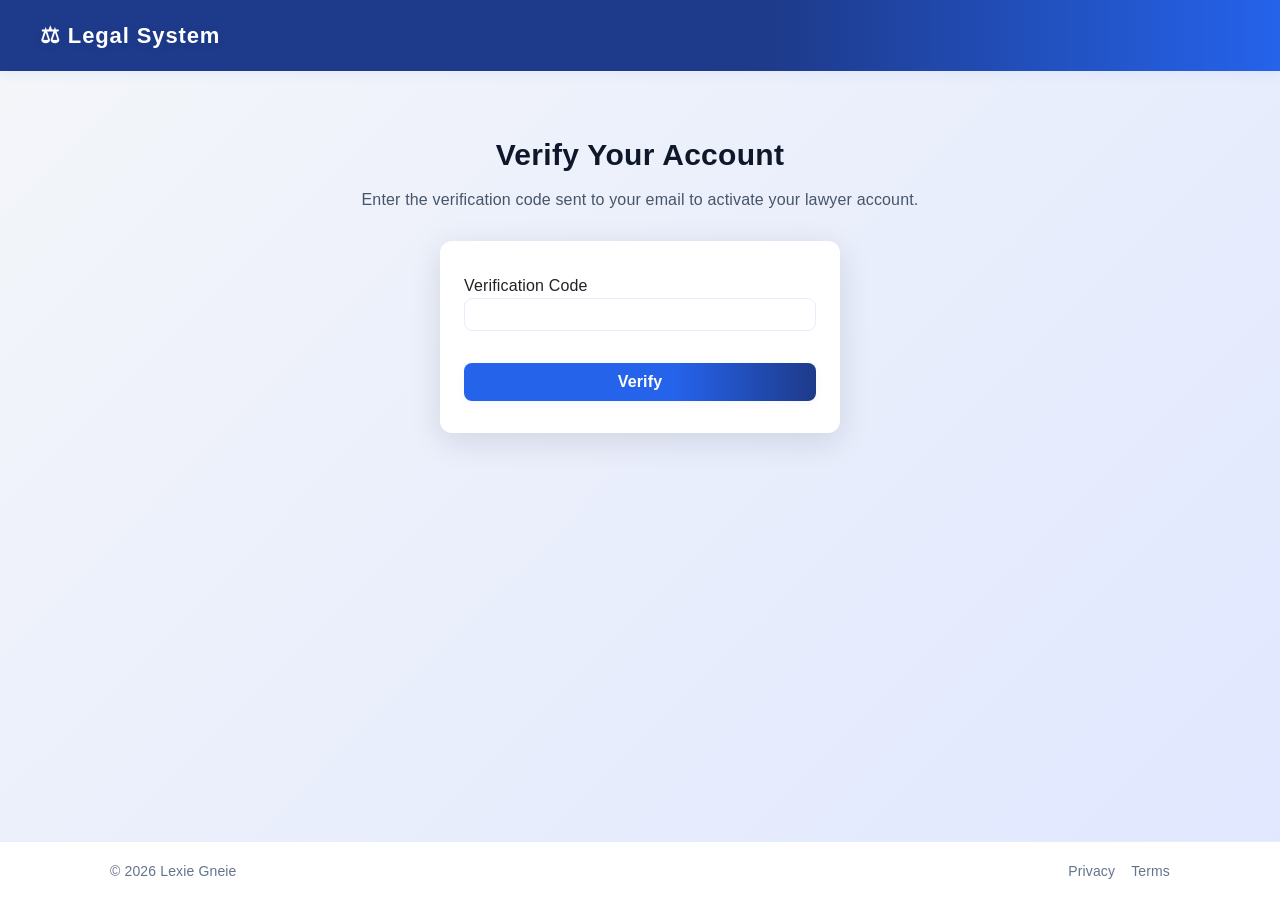
<file: Frontend/Lverify.html>
<!DOCTYPE html>
<html lang="en">
<head>
    <meta charset="UTF-8">
    <title>Verify Lawyer - Lexie Gneie</title>
    <link rel="stylesheet" href="index.css">
</head>
<body>
    <nav class="navbar">
        <div class="logo">⚖ Legal System</div>
    </nav>
    <main class="signup-page">
        <section class="signup-intro">
            <h1>Verify Your Account</h1>
            <p>Enter the verification code sent to your email to activate your lawyer account.</p>
        </section>
        <form class="signup-form" id="verifyLawyerForm" style="max-width:400px;margin:0 auto;background:#fff;padding:32px 24px;border-radius:12px;box-shadow:0 8px 32px rgba(16,24,40,0.12);">
            <div class="form-group">
                <label for="verificationCode">Verification Code</label>
                <input type="text" id="verificationCode" name="code" required style="width:100%;padding:8px;margin-bottom:16px;border-radius:8px;border:1px solid #e6eefb;">
            </div>
            <button type="submit" class="btn primary" style="width:100%;">Verify</button>
        </form>
        <div id="verifyMessage" class="form-message" style="color:#d32f2f;margin-top:12px;text-align:center;"></div>
    </main>
    <footer class="site-footer">
        <div class="footer-inner">
            <div>© <span id="year-verify-lawyer"></span> Lexie Gneie</div>
            <div class="footer-links">
                <a href="#">Privacy</a>
                <a href="#">Terms</a>
            </div>
        </div>
    </footer>
    <script>
    document.getElementById('year-verify-lawyer').textContent = new Date().getFullYear();
    // Get email from URL
    function qs(name) {
        const params = new URLSearchParams(window.location.search);
        return params.get(name);
    }
    const email = qs('email');
    document.getElementById('verifyLawyerForm').onsubmit = async function(e) {
        e.preventDefault();
        const code = document.getElementById('verificationCode').value.trim();
        const msg = document.getElementById('verifyMessage');
        msg.textContent = '';
        if (!email || !code) {
            msg.textContent = 'Email and code are required.';
            return;
        }
        try {
            const res = await fetch(`http://127.0.0.1:5000/verify-lawyer?email=${encodeURIComponent(email)}`, {
                method: 'POST',
                headers: { 'Content-Type': 'application/json' },
                body: JSON.stringify({ code })
            });
            const json = await res.json();
            if (res.ok && json.success) {
                window.location.href = 'login-selection.html';
            } else {
                msg.textContent = json.message || 'Invalid verification code. Please try again.';
            }
        } catch (err) {
            msg.textContent = 'Server error.';
        }
    };
    </script>
</body>
</html>
</file>
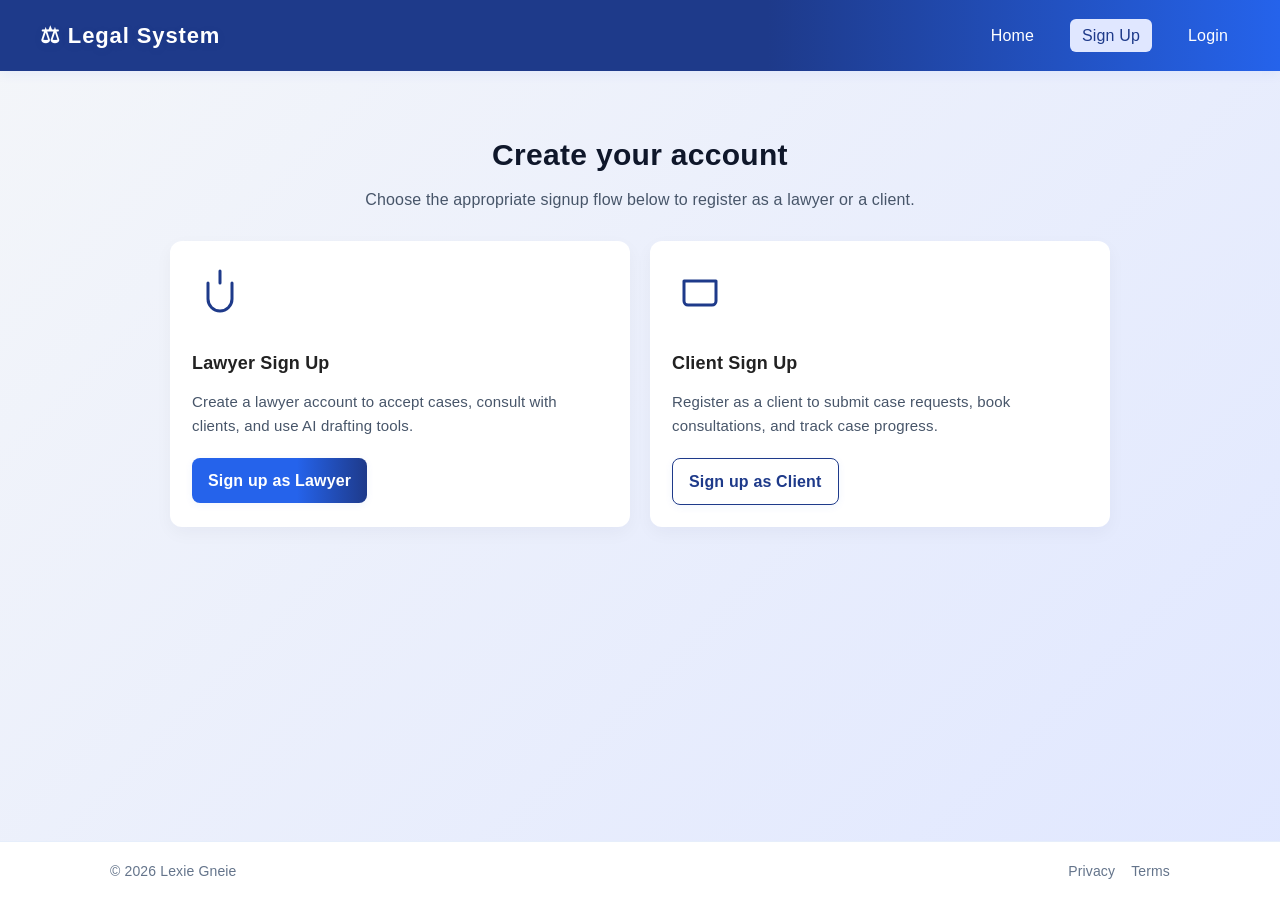
<file: Frontend/signup.html>
<!DOCTYPE html>
<html lang="en">
<head>
    <meta charset="UTF-8">
    <title>Sign Up - Lexie Gneie</title>
    <link rel="stylesheet" href="index.css">
</head>
<body>

    <nav class="navbar">
        <div class="logo">⚖ Legal System</div>
        <ul class="nav-links">
            <li><a href="index.html">Home</a></li>
            <li><a href="signup.html" class="active">Sign Up</a></li>
            <li><a href="login-selection.html">Login</a></li>
        </ul>
    </nav>

    <main class="signup-page">
        <section class="signup-intro">
            <h1>Create your account</h1>
            <p>Choose the appropriate signup flow below to register as a lawyer or a client.</p>
        </section>

        <section class="signup-options">
            <div class="signup-card">
                <div class="feature-icon" aria-hidden="true">
                    <svg width="48" height="48" viewBox="0 0 24 24" fill="none" xmlns="http://www.w3.org/2000/svg">
                        <path d="M12 2v6" stroke="#1e3a8a" stroke-width="1.5" stroke-linecap="round" stroke-linejoin="round"/>
                        <path d="M6 8v8a6 6 0 0012 0V8" stroke="#1e3a8a" stroke-width="1.5" stroke-linecap="round" stroke-linejoin="round"/>
                    </svg>
                </div>
                <h3>Lawyer Sign Up</h3>
                <p>Create a lawyer account to accept cases, consult with clients, and use AI drafting tools.</p>
                <a class="btn primary" href="lawyer-signup.html">Sign up as Lawyer</a>
            </div>

            <div class="signup-card">
                <div class="feature-icon" aria-hidden="true">
                    <svg width="48" height="48" viewBox="0 0 24 24" fill="none" xmlns="http://www.w3.org/2000/svg">
                        <path d="M4 7h16v10a2 2 0 01-2 2H6a2 2 0 01-2-2V7z" stroke="#1e3a8a" stroke-width="1.5" stroke-linejoin="round"/>
                    </svg>
                </div>
                <h3>Client Sign Up</h3>
                <p>Register as a client to submit case requests, book consultations, and track case progress.</p>
                <a class="btn ghost" href="/Frontend/client-signup.html">Sign up as Client</a>
            </div>
        </section>
    </main>

    <footer class="site-footer">
        <div class="footer-inner">
            <div>© <span id="year-signup"></span> Lexie Gneie</div>
            <div class="footer-links">
                <a href="#">Privacy</a>
                <a href="#">Terms</a>
            </div>
        </div>
    </footer>

    <script>document.getElementById('year-signup').textContent = new Date().getFullYear();</script>

</body>
</html>
</file>
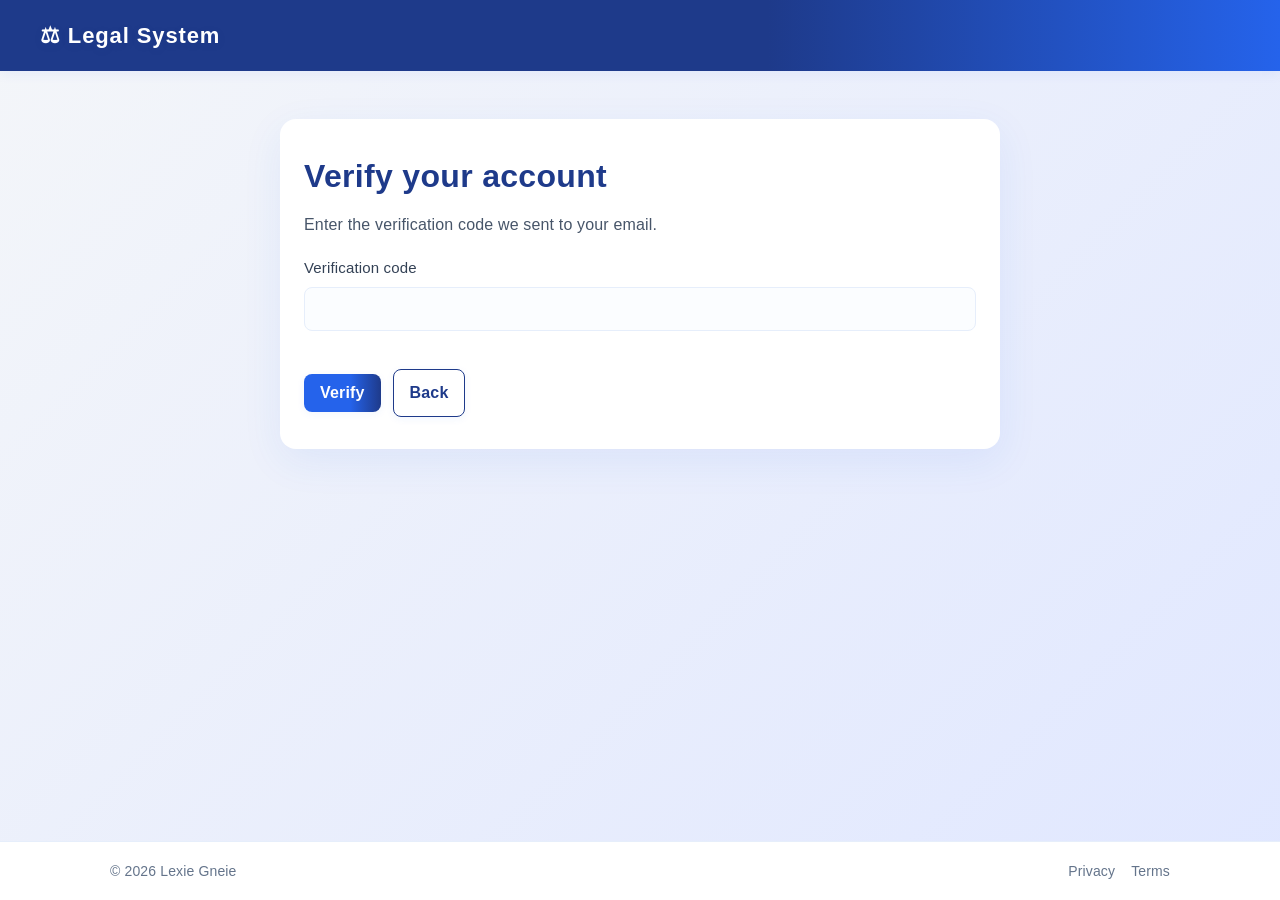
<file: Frontend/verify.html>
<!DOCTYPE html>
<html lang="en">
<head>
    <meta charset="utf-8">
    <title>Verify Account - Lexie Gneie</title>
    <link rel="stylesheet" href="index.css">
</head>
<body>
    <nav class="navbar">
        <div class="logo">⚖ Legal System</div>
        <ul class="nav-links"></ul>
    </nav>

    <main class="site-main">
        <section class="form-container">
            <h1>Verify your account</h1>
            <p>Enter the verification code we sent to your email.</p>

            <div class="form-field">
                <label for="code">Verification code</label>
                <input id="code" name="code" type="text" inputmode="numeric" pattern="[0-9]*" maxlength="8" autocomplete="one-time-code">
            </div>

            <div class="form-message" id="verifyMessage" role="status" aria-live="polite"></div>

            <div class="form-actions">
                <button id="verifyBtn" class="btn primary">Verify</button>
                <a class="btn ghost" href="client-signup.html">Back</a>
            </div>
        </section>
    </main>

    <footer class="site-footer">
        <div class="footer-inner">
            <div>© <span id="year-verify"></span> Lexie Gneie</div>
            <div class="footer-links">
                <a href="#">Privacy</a>
                <a href="#">Terms</a>
            </div>
        </div>
    </footer>

    <script>
    document.getElementById('year-verify').textContent = new Date().getFullYear();

    function qs(name) {
        const params = new URLSearchParams(window.location.search);
        return params.get(name);
    }

    const email = qs('email') || '';
    const msg = document.getElementById('verifyMessage');
    const btn = document.getElementById('verifyBtn');

    btn.addEventListener('click', async (e) => {
        e.preventDefault();
        msg.textContent = '';
        const code = document.getElementById('code').value.trim();
        if (!code) { msg.textContent = 'Please enter the verification code.'; return; }
        if (!email) { msg.textContent = 'Missing email address. Please sign up again.'; return; }

        btn.disabled = true;
        btn.textContent = 'Verifying...';

        try {
            const res = await fetch(`http://127.0.0.1:5000/verify?email=${encodeURIComponent(email)}`, {
                method: 'POST',
                headers: { 'Content-Type': 'application/json' },
                body: JSON.stringify({ code })
            });
            const data = await res.json().catch(() => ({ success: false, message: 'Invalid response' }));
            if (!res.ok || !data.success) {
                msg.textContent = data.message || 'Verification failed';
                btn.disabled = false;
                btn.textContent = 'Verify';
                return;
            }

            // Show success and redirect to login
            msg.textContent = 'Verification successful — redirecting to login...';
            setTimeout(() => {
                window.location.href = data.redirect || '/login';
            }, 1400);
        } catch (err) {
            console.error(err);
            msg.textContent = 'Network error while verifying.';
        } finally {
            btn.disabled = false;
            btn.textContent = 'Verify';
        }
    });
    </script>
</body>
</html>
</file>
<file: Frontend/index.css>
.navbar #logoutBtn.btn.primary {
    background: linear-gradient(90deg, #2563eb 60%, #1e3a8a 100%) !important;
    color: #fff !important;
    border: 2px solid #fff !important;
    font-weight: 700;
    box-shadow: 0 2px 8px rgba(37,99,235,0.10);
    margin-left: 8px;
    padding: 10px 24px;
    transition: background 0.18s, color 0.18s, border 0.18s;
}
.navbar #logoutBtn.btn.primary:hover {
    background: #fff !important;
    color: #2563eb !important;
    border: 2px solid #2563eb !important;
}
/* Ensure logout button in chatbot navbar is always visible */
.nav-links .btn.primary#logoutBtn, .nav-links a#logoutBtn.btn.primary {
    background: linear-gradient(90deg, #2563eb 60%, #1e3a8a 100%) !important;
    color: #fff !important;
    border: 2px solid #fff !important;
    font-weight: 700;
    box-shadow: 0 2px 8px rgba(37,99,235,0.10);
    margin-left: 8px;
    padding: 10px 24px;
    transition: background 0.18s, color 0.18s, border 0.18s;
}
.nav-links .btn.primary#logoutBtn:hover, .nav-links a#logoutBtn.btn.primary:hover {
    background: #fff !important;
    color: #2563eb !important;
    border: 2px solid #2563eb !important;
}
.nav-links .btn.primary#logoutBtn:hover, .nav-links a#logoutBtn.btn.primary:hover {
    background: #2563eb !important;
    color: #fff !important;
    border: 2px solid #1e3a8a !important;
}
.improved-client-card {
    background: #f8fafc;
    border-radius: 16px;
    box-shadow: 0 8px 32px rgba(37, 99, 235, 0.10);
    padding: 26px 20px;
    display: flex;
    flex-direction: column;
    align-items: flex-start;
    min-height: 90px;
    border: 1.5px solid #e6eefb;
    transition: box-shadow 0.18s, transform 0.18s;
    margin-bottom: 18px;
}
.improved-client-card:hover {
    box-shadow: 0 16px 48px rgba(37, 99, 235, 0.16);
    transform: translateY(-3px) scale(1.01);
}
.improved-lawyer-card {
    background: #f8fafc;
    border-radius: 16px;
    box-shadow: 0 8px 32px rgba(37, 99, 235, 0.10);
    padding: 26px 20px;
    display: flex;
    flex-direction: column;
    align-items: flex-start;
    min-height: 90px;
    border: 1.5px solid #e6eefb;
    transition: box-shadow 0.18s, transform 0.18s;
    margin-bottom: 18px;
}
.improved-lawyer-card:hover {
    box-shadow: 0 16px 48px rgba(37, 99, 235, 0.16);
    transform: translateY(-3px) scale(1.01);
}
/* --- Chatbot UI Improvements (Client & Lawyer) --- */
.chatbot-header {
    padding: 16px;
    border-bottom: 1px solid #e0e7ff;
    background: linear-gradient(90deg, #2563eb 60%, #1e3a8a 100%);
    color: #fff;
    font-weight: 600;
    font-size: 18px;
    display: flex;
    justify-content: space-between;
    align-items: center;
    border-radius: 14px 14px 0 0;
}
.chatbot-close-btn {
    background: none;
    border: none;
    color: #fff;
    font-size: 22px;
    cursor: pointer;
    transition: color 0.18s;
}
.chatbot-close-btn:hover {
    color: #e0e7ff;
}
.chatbot-content-area {
    padding: 16px;
    background: #f8fafc;
    min-height: 100px;
    max-height: 340px;
    overflow-y: auto;
    border-radius: 0 0 0 0;
    margin-bottom: 0;
    display: flex;
    flex-direction: column;
    gap: 12px;
}
.chatbot-input-area {
    padding: 12px 16px 16px 16px;
    border-top: 1px solid #e0e7ff;
    background: #fff;
    display: flex;
    gap: 8px;
    align-items: flex-end;
    border-radius: 0 0 14px 14px;
}
.chatbot-input {
    flex: 1;
    border: 1.5px solid #e0e7ff;
    border-radius: 8px;
    padding: 10px 12px;
    font-size: 1rem;
    resize: none;
    background: #f4f6fa;
    transition: border 0.18s;
}
.chatbot-input:focus {
    border: 1.5px solid #2563eb;
    outline: none;
}
.chatbot-send-btn {
    margin-top: 0;
    padding: 10px 18px;
    border-radius: 8px;
    font-size: 1rem;
}
.chatbot-msg-card {
    background: #fff;
    border-radius: 12px;
    box-shadow: 0 1px 4px rgba(37,99,235,0.06);
    padding: 12px 16px;
    font-size: 1.08rem;
    color: #222;
    word-break: break-word;
    margin-bottom: 0;
}
.chatbot-msg-user {
    text-align: right;
    color: #2563eb;
    font-weight: 600;
    margin-bottom: 2px;
}
.chatbot-msg-ai {
    text-align: left;
}
.chatbot-msg-error {
    color: #d32f2f;
    font-weight: 500;
}
@media (max-width: 600px) {
    .chatbot-header { font-size: 1rem; padding: 10px; }
    .chatbot-content-area { max-width: 98vw; }
    .chatbot-input-area { flex-direction: column; gap: 4px; }
}
/* Footer styles (shared) */
.site-footer {
    border-top: 1px solid #e6eefb;
    margin-top: 24px;
    padding: 18px 0;
    background: #fff;
}

.footer-inner {
    max-width: 1100px;
    margin: 0 auto;
    display: flex;
    justify-content: space-between;
    align-items: center;
    padding: 0 20px;
    color: #64748b;
    font-size: 14px;
}

.footer-links a {
    margin-left: 12px;
    color: #64748b;
    text-decoration: none;
}

.footer-links a:hover {
    text-decoration: underline;
}

@media (max-width: 720px) {
    .footer-inner {
        flex-direction: column;
        gap: 8px;
        text-align: center;
    }

    .footer-links {
        display: flex;
        gap: 12px;
    }
}

* {
    margin: 0;
    padding: 0;
    box-sizing: border-box;
    font-family: 'Segoe UI', Arial, sans-serif;
    letter-spacing: 0.01em;
    scroll-behavior: smooth;
}


body {
    background: linear-gradient(135deg, #f4f6f9 0%, #e0e7ff 100%);
    color: #222;
    font-size: 16px;
    line-height: 1.6;
}

/* Make footer stick to bottom */
html,
body {
    height: 100%;
}

body {
    display: flex;
    flex-direction: column;
    min-height: 100vh;
}

main,
.site-main {
    flex: 1 0 auto;
}

.signup-page {
    flex: 1 0 auto;
}

.navbar {
    background: linear-gradient(90deg, #1e3a8a 60%, #2563eb 100%);
    padding: 18px 40px;
    display: flex;
    justify-content: space-between;
    align-items: center;
    box-shadow: 0 2px 12px rgba(37, 99, 235, 0.08);
    position: sticky;
    top: 0;
    z-index: 100;
}

.navbar .logo {
    color: #fff;
    font-size: 22px;
    font-weight: bold;
    letter-spacing: 0.04em;
    text-shadow: 0 2px 8px rgba(30, 58, 138, 0.10);
    display: flex;
    align-items: center;
    gap: 8px;
}

.nav-links {
    list-style: none;
    display: flex;
    gap: 24px;
    margin: 0;
    padding: 0;
    align-items: center;
}
.nav-links li {
    position: relative;
}
.nav-links a {
    color: #fff;
    text-decoration: none;
    font-size: 16px;
    padding: 8px 12px;
    border-radius: 6px;
    transition: background 0.18s, color 0.18s;
    font-weight: 500;
}
.nav-links a:hover, .nav-links a.active {
    background: #e0e7ff;
    color: #1e3a8a;
}

@media (max-width: 700px) {
    .navbar { padding: 12px 10px; }
    .nav-links { gap: 10px; }
    .logo { font-size: 18px; }
}

.logo {
    color: #fff;
    font-size: 22px;
    font-weight: bold;
    letter-spacing: 0.04em;
    text-shadow: 0 2px 8px rgba(30, 58, 138, 0.10);
}

.btn {
    display: inline-block;
    padding: 10px 20px;
    border-radius: 8px;
    text-decoration: none;
    font-weight: 600;
    font-size: 1rem;
    border: none;
    transition: background 0.18s, color 0.18s, box-shadow 0.18s;
    box-shadow: 0 2px 8px rgba(37, 99, 235, 0.06);
    cursor: pointer;
}

.btn.primary {
    background: linear-gradient(90deg, #2563eb 60%, #1e3a8a 100%);
    color: #fff;
    border: none;
}

.btn.primary:hover,
.btn.primary:focus {
    background: linear-gradient(90deg, #1e40af 60%, #2563eb 100%);
    color: #fff;
    box-shadow: 0 4px 16px rgba(37, 99, 235, 0.13);
}

.btn.ghost {
    border: 1.5px solid #2563eb;
    color: #2563eb;
    background: #f4f6fa;
}

.btn.ghost:hover,
.btn.ghost:focus {
    background: #e0e7ff;
    color: #1e3a8a;
    border-color: #1e3a8a;
}

.btn:focus {
    outline: 2px solid #2563eb44;
    outline-offset: 2px;
}

background-color: #2563eb;
border-radius: 5px;
}

/* Dropdown */
.dropdown-menu {
    display: none;
    position: absolute;
    top: 35px;
    background-color: white;
    min-width: 180px;
    border-radius: 5px;
    box-shadow: 0px 5px 10px rgba(0, 0, 0, 0.2);
}

.dropdown-menu li {
    list-style: none;
}

.dropdown-menu a {
    color: black;
    padding: 10px 15px;
}

.dropdown-menu a:hover {
    background-color: #e5e7eb;
}

/* Show dropdown on hover */
.dropdown:hover .dropdown-menu {
    display: block;
}

.hero {
    margin: 60px auto;
    max-width: 1100px;
    padding: 30px 20px;
}

.hero .container {
    display: flex;
    gap: 40px;
    align-items: center;
    justify-content: space-between;
}

.hero-content {
    flex: 1 1 520px;
}

.hero h1 {
    font-size: 42px;
    color: #1e3a8a;
    margin-bottom: 6px;
}

.hero h2 {
    font-size: 20px;
    color: #0f172a;
    margin-bottom: 14px;
    font-weight: 600;
}

.hero p {
    font-size: 18px;
    color: #374151;
    line-height: 1.45;
    margin-bottom: 18px;
}

.hero-ctas {
    display: flex;
    gap: 12px;
    align-items: center;
    flex-wrap: wrap;
}

.btn {
    display: inline-block;
    padding: 10px 16px;
    border-radius: 8px;
    text-decoration: none;
    font-weight: 600;
}

.btn.primary {
    background-color: #1e3a8a;
    color: #fff;
}

.btn.ghost {
    border: 1px solid #1e3a8a;
    color: #1e3a8a;
    background: transparent;
}

.btn:focus {
    outline: 2px solid rgba(30, 58, 138, 0.18);
    outline-offset: 2px;
}

.hero-image {
    flex: 0 0 340px;
    display: flex;
    justify-content: center;
    align-items: center;
}

@media (max-width: 820px) {
    .hero .container {
        flex-direction: column-reverse;
        text-align: center;
    }

    .hero-image {
        margin-bottom: 18px;
    }
}

.features {
    background: #fff;
    padding: 40px 20px;
    margin-top: 28px;
}

.features-container {
    max-width: 1100px;
    margin: 0 auto;
    display: grid;
    grid-template-columns: repeat(3, 1fr);
    gap: 20px;
    align-items: stretch;
}

.feature-card {
    background: #f8fafc;
    border-radius: 16px;
    padding: 28px 22px;
    box-shadow: 0 8px 24px rgba(37, 99, 235, 0.07);
    text-align: left;
    transition: box-shadow 0.18s, transform 0.18s;
}

.feature-card:hover {
    box-shadow: 0 16px 40px rgba(37, 99, 235, 0.13);
    transform: translateY(-4px) scale(1.02);
}

.feature-icon {
    width: 56px;
    height: 56px;
    display: flex;
    align-items: center;
    justify-content: center;
    margin-bottom: 12px;
}

.feature-card h3 {
    font-size: 18px;
    color: #0f172a;
    margin-bottom: 8px;
}

.feature-card p {
    font-size: 15px;
    color: #475569;
    line-height: 1.45;
}

@media (max-width: 900px) {
    .features-container {
        grid-template-columns: repeat(2, 1fr);
    }
}

@media (max-width: 620px) {
    .features-container {
        grid-template-columns: 1fr;
    }

    .feature-card {
        text-align: center;
    }
}

/* Signup page styles */
.signup-page {
    max-width: 980px;
    margin: 40px auto;
    padding: 20px;
}

.signup-intro {
    text-align: center;
    margin-bottom: 28px;
}

.signup-intro h1 {
    font-size: 30px;
    color: #0f172a;
    margin-bottom: 8px;
}

.signup-intro p {
    color: #475569;
}

.signup-options {
    display: grid;
    grid-template-columns: 1fr 1fr;
    gap: 20px;
}

.signup-card {
    background: #ffffff;
    border-radius: 12px;
    padding: 22px;
    box-shadow: 0 6px 18px rgba(16, 24, 40, 0.04);
    text-align: left;
    display: flex;
    flex-direction: column;
    gap: 12px;
}

.signup-card h3 {
    margin-top: 6px;
    font-size: 18px;
}

.signup-card p {
    color: #475569;
    font-size: 15px;
}

.signup-card .btn {
    width: fit-content;
    margin-top: 8px;
}

@media (max-width: 780px) {
    .signup-options {
        grid-template-columns: 1fr;
    }

    .signup-card {
        text-align: center;
    }
}

/* Client signup form styles */

.form-container {
    max-width: 720px;
    margin: 48px auto;
    padding: 32px 24px;
    background: #fff;
    border-radius: 16px;
    box-shadow: 0 12px 40px rgba(37, 99, 235, 0.08);
}

.form-container h1 {
    color: #1e3a8a;
    margin-bottom: 10px;
    font-size: 2rem;
}

.form-container p {
    color: #475569;
    margin-bottom: 18px;
}

.signup-form {
    display: grid;
    gap: 16px;
}

.form-field label {
    display: block;
    font-size: 15px;
    color: #334155;
    margin-bottom: 7px;
    font-weight: 500;
}

.form-field input,
.form-field select {
    width: 100%;
    padding: 12px 14px;
    border-radius: 8px;
    border: 1.5px solid #e6eefb;
    background: #fbfdff;
    font-size: 1rem;
    transition: border 0.18s;
}

.form-field input:focus,
.form-field select:focus {
    border-color: #2563eb;
    outline: none;
}

.form-actions {
    display: flex;
    gap: 12px;
    align-items: center;
    margin-top: 10px;
}

.form-message {
    color: #b91c1c;
    min-height: 20px;
    margin-top: 8px;
    font-size: 15px;
}

@media (max-width: 520px) {
    .form-actions {
        flex-direction: column;
        align-items: stretch;
    }
}

/* Dashboard styles */
.dashboard {
    max-width: 1100px;
    margin: 36px auto;
    padding: 0 20px 40px;
}

.dash-header {
    display: flex;
    justify-content: space-between;
    align-items: center;
    gap: 12px;
    margin-bottom: 18px;
}

.dash-header .muted {
    color: #64748b;
}

/* Section heading for dashboard lists */
.section-heading {
    text-align: center;
    color: #334155;
    font-size: 20px;
    margin: 6px 0 18px;
    font-weight: 600;
}

.stats-row {
    display: flex;
    gap: 12px;
    margin-bottom: 22px;
}

.stat {
    background: #fff;
    padding: 16px;
    border-radius: 10px;
    box-shadow: 0 6px 18px rgba(16, 24, 40, 0.03);
    flex: 1;
    text-align: center;
}

.stat-value {
    font-size: 22px;
    font-weight: 700;
    color: #1e3a8a;
}

.stat-label {
    color: #64748b;
    margin-top: 6px;
}

.dashboard-grid {
    display: grid;
    grid-template-columns: repeat(4, 1fr);
    gap: 16px;
}

.dash-card {
    background: #fff;
    padding: 18px;
    border-radius: 10px;
    text-decoration: none;
    color: inherit;
    box-shadow: 0 8px 24px rgba(16, 24, 40, 0.04);
}

.dash-card h3 {
    margin-bottom: 8px;
}

@media (max-width: 900px) {
    .dashboard-grid {
        grid-template-columns: repeat(2, 1fr);
    }

    .stats-row {
        flex-direction: column;
    }
}

@media (max-width: 520px) {
    .dashboard-grid {
        grid-template-columns: 1fr;
    }
}

/* Case types & requests */
.case-types {
    max-width: 1100px;
    margin: 28px auto;
    padding: 0 20px;
}

.case-types-list {
    display: flex;
    gap: 10px;
    flex-wrap: wrap;
    margin-top: 12px;
}

.case-types-list {
    display: grid;
    gap: 16px;
    margin-top: 12px;
    grid-template-columns: repeat(auto-fit, minmax(160px, 1fr));
    align-items: start;
}

.case-type-card {
    background: #fff;
    border: 1px solid #e6eefb;
    padding: 18px 14px;
    border-radius: 12px;
    cursor: pointer;
    display: flex;
    align-items: center;
    justify-content: center;
    text-align: center;
    min-height: 72px;
    box-shadow: 0 6px 18px rgba(16, 24, 40, 0.03);
    transition: transform .12s ease, box-shadow .12s ease, background .12s ease;
}

.case-type-card:hover {
    transform: translateY(-4px);
    box-shadow: 0 12px 30px rgba(16, 24, 40, 0.08);
}

.case-type-card.active {
    background: #1e3a8a;
    color: #fff;
    border-color: #1e3a8a;
    box-shadow: 0 12px 30px rgba(30, 58, 138, 0.18);
}

/* Canvas wrapper to center the grid */
.case-canvas {
    display: flex;
    justify-content: center;
    padding: 30px 20px 60px;
}

.case-canvas .case-types-list {
    max-width: 980px;
    width: 100%;
}

.dash-controls {
    display: flex;
    align-items: center;
    gap: 10px;
}

.dash-controls select {
    padding: 8px 10px;
    border-radius: 8px;
    border: 1px solid #e6eefb;
    background: #fff;
}

.visually-hidden {
    position: absolute !important;
    height: 1px;
    width: 1px;
    overflow: hidden;
    clip: rect(1px, 1px, 1px, 1px);
    white-space: nowrap;
}

.your-requests {
    max-width: 1100px;
    margin: 20px auto 60px;
    padding: 0 20px;
}

.requests-list {
    background: transparent;
    margin-top: 12px;
    display: flex;
    flex-direction: column;
    gap: 8px;
}

.request-row {
    background: #fff;
    padding: 12px 14px;
    border-radius: 8px;
    box-shadow: 0 6px 16px rgba(16, 24, 40, 0.03);
    display: flex;
    justify-content: space-between;
    align-items: center;
}

.request-title {
    font-weight: 600;
}

.request-meta {
    color: #64748b;
    font-size: 13px;
}

.status {
    padding: 4px 8px;
    border-radius: 999px;
    font-size: 12px;
}

.status.open {
    background: #eef2ff;
    color: #1e3a8a;
}

.status.closed {
    background: #ecfdf5;
    color: #059669;
}

.empty {
    color: #64748b;
    padding: 12px;
}

/* Lawyers grid styles */
.lawyers-container {
    max-width: 1100px;
    margin: 28px auto;
    padding: 0 20px 60px;
}

.lawyers-grid {
    display: grid;
    grid-template-columns: repeat(auto-fill, minmax(240px, 1fr));
    gap: 18px;
    margin-top: 18px;
}

.lawyer-card {
    background: #fff;
    border: 1px solid #e6eefb;
    padding: 18px;
    border-radius: 12px;
    box-shadow: 0 8px 24px rgba(16, 24, 40, 0.04);
    display: flex;
    flex-direction: column;
    gap: 10px;
}

.lawyer-card h3 {
    margin: 0;
    font-size: 18px;
    color: #0f172a;
}

.lawyer-meta {
    color: #475569;
    font-size: 14px;
}

.lawyer-actions {
    margin-top: auto;
    display: flex;
    gap: 10px;
}

.lawyer-actions .btn {
    padding: 8px 10px;
    font-size: 14px;
}

@media (max-width:720px) {
    .lawyers-grid {
        grid-template-columns: repeat(auto-fill, minmax(180px, 1fr));
    }
}

/* Badge showing the lawyer's case-type or practice area */
.lawyer-type {
    display: inline-block;
    margin-top: 6px;
    background: #eef2ff;
    color: #0f172a;
    font-size: 13px;
    padding: 6px 10px;
    border-radius: 999px;
}

/* Client Requests Section */
.client-requests {
    background: #fff;
    margin: 32px auto 0;
    max-width: 1100px;
    border-radius: 14px;
    box-shadow: 0 12px 40px rgba(16, 24, 40, 0.06);
    padding: 32px 24px;
}

.client-requests-list {
    display: grid;
    grid-template-columns: repeat(auto-fit, minmax(260px, 1fr));
    gap: 22px;
    margin-top: 18px;
}

.request-card {
    background: #f8fafc;
    border-radius: 14px;
    box-shadow: 0 8px 32px rgba(37, 99, 235, 0.10);
    padding: 26px 20px;
    display: flex;
    flex-direction: column;
    align-items: flex-start;
    min-height: 90px;
    border: 1.5px solid #e6eefb;
    transition: box-shadow 0.18s, transform 0.18s;
}

.request-card:hover {
    box-shadow: 0 16px 48px rgba(37, 99, 235, 0.16);
    transform: translateY(-3px) scale(1.01);
}

.request-type {
    font-size: 19px;
    color: #2563eb;
    font-weight: 700;
    margin-bottom: 8px;
    letter-spacing: 0.01em;
}

.request-status {
    font-size: 15px;
    color: #475569;
    margin-top: 4px;
}

.request-status span {
    font-weight: 700;
    color: #1e3a8a;
}

.client-requests .empty {
    color: #64748b;
    font-size: 16px;
    text-align: center;
    margin: 24px 0;
}

@media (max-width: 820px) {
    .client-requests {
        padding: 18px 8px;
    }

    .client-requests-list {
        grid-template-columns: 1fr;
    }
}
</file>
